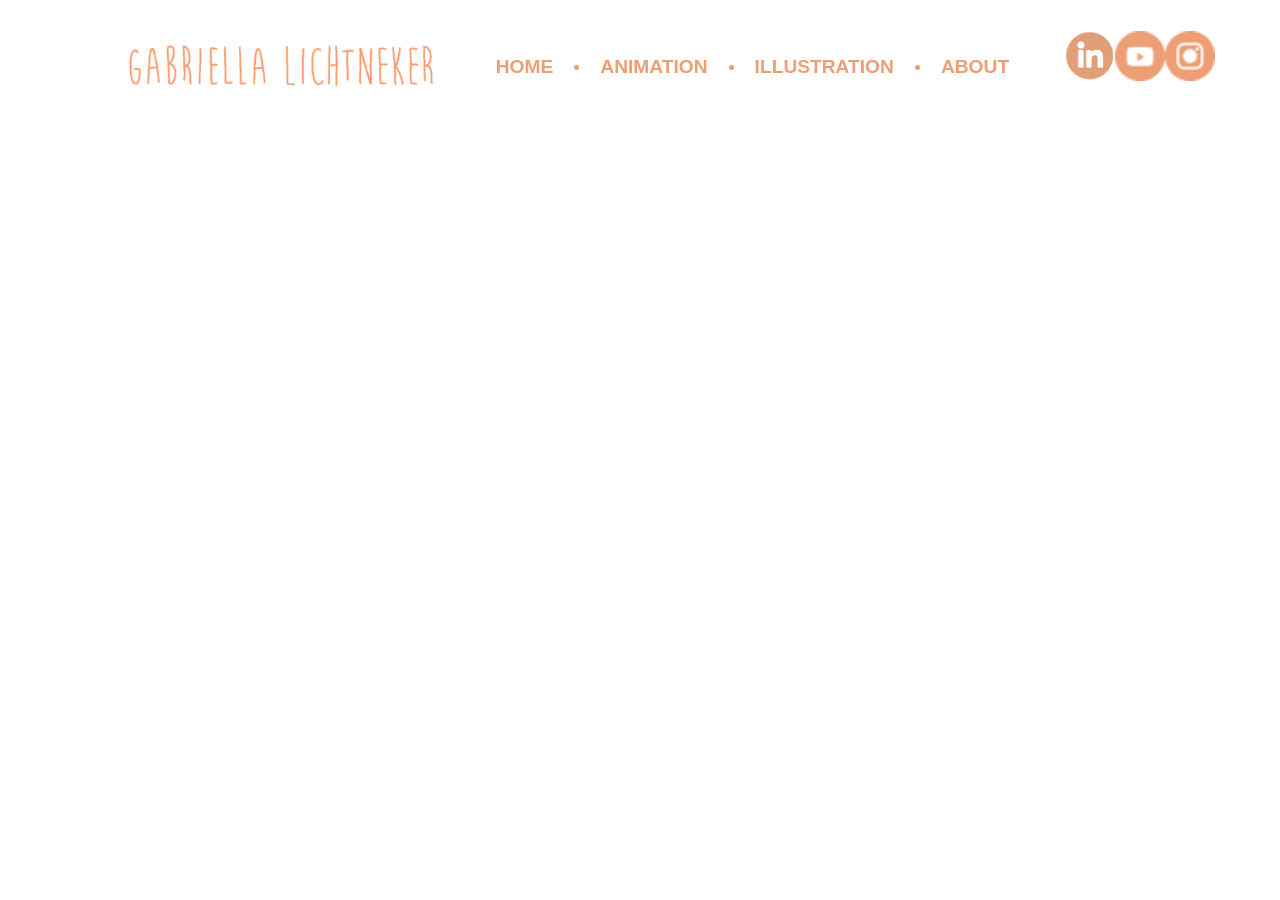
<file: Index.html>
<!DOCTYPE html>
<head>
    <link rel="stylesheet" href="Style.css">
    <link rel="preconnect" href="https://fonts.googleapis.com">
    <link rel="preconnect" href="https://fonts.gstatic.com" crossorigin>
    <link href="https://fonts.googleapis.com/css2?family=Inter:wght@100..900&display=swap" rel="stylesheet">

    <link rel="preconnect" href="https://fonts.googleapis.com">
    <link rel="preconnect" href="https://fonts.gstatic.com" crossorigin>
    <link href="https://fonts.googleapis.com/css2?family=Arvo:ital,wght@0,400;0,700;1,400;1,700&display=swap" rel="stylesheet">

    <link rel="preconnect" href="https://fonts.googleapis.com">
    <link rel="preconnect" href="https://fonts.gstatic.com" crossorigin>
    <link href="https://fonts.googleapis.com/css2?family=Montserrat:ital,wght@0,100..900;1,100..900&display=swap" rel="stylesheet">

<title>Gabriella portfolio</title>
</head>

<body>
    <div class="taskBar">
        <img class="nameSize" src="Images/NAMEbg.gif">      
        
         <!-- buttons for the different pages on the site -->
        <button class="taskbarItem" onclick="window.location.href='Index.html';" ><b>HOME</b></button>
        <img class="TaskBarDivider" src="Images/Circle.png">
        <div class="Project-Dropdown">
            <button class="taskbarItem" onclick="window.location.href='Animation.html';"><b>ANIMATION</b></button>
            <div class="Project-Dropdown-Content">
                <a href="DearlyDeparted.html">Dearly Departed</a>
                <a href="Fly.html">Fly</a>
                <a href="Sincerely.html">Sincerely</a>
                <a href="Snip.html">Snip</a>
                <a href="MementoMori.html">Memento Mori</a>
                <a href="Douse.html">Douse</a>
            </div>
        </div>
        <img class="TaskBarDivider" src="Images/Circle.png"> 
        <button class="taskbarItem" onclick="window.location.href='Illustration.html';"><b>ILLUSTRATION</b></button>
        <img class="TaskBarDivider" src="Images/Circle.png"> 
        <button class="taskbarItem" onclick="window.location.href='About.html';"><b>ABOUT</b></button>

        <!-- social links -->
        <a href="https://www.linkedin.com/in/gabriella-lichtneker-340088220/" target="_blank"><img class="taskBarSocials" src="Images/LinkedIn.png" style=" padding-left: 50px;"></a>
        <a href="https://www.youtube.com/@sadmages" target="_blank"><img class="taskBarSocials" src="Images/Youtube.png"></a>
        <a href="https://www.instagram.com/sadmages/" target="_blank"><img class="taskBarSocials" src="Images/Instagram.png" ></a>
    </div>

    <!-- showreel link -->
    <div class="ShowreelContainer"><iframe src="https://player.vimeo.com/video/570203320?badge=0&amp;autopause=0&amp;player_id=0&amp;app_id=58479" frameborder="0" allow="autoplay; fullscreen; picture-in-picture; clipboard-write" style="width:1100px;height:775px;" title="Showreel 2023-2024"></iframe></div><script src="https://player.vimeo.com/api/player.js"></script>

</body>
</file>
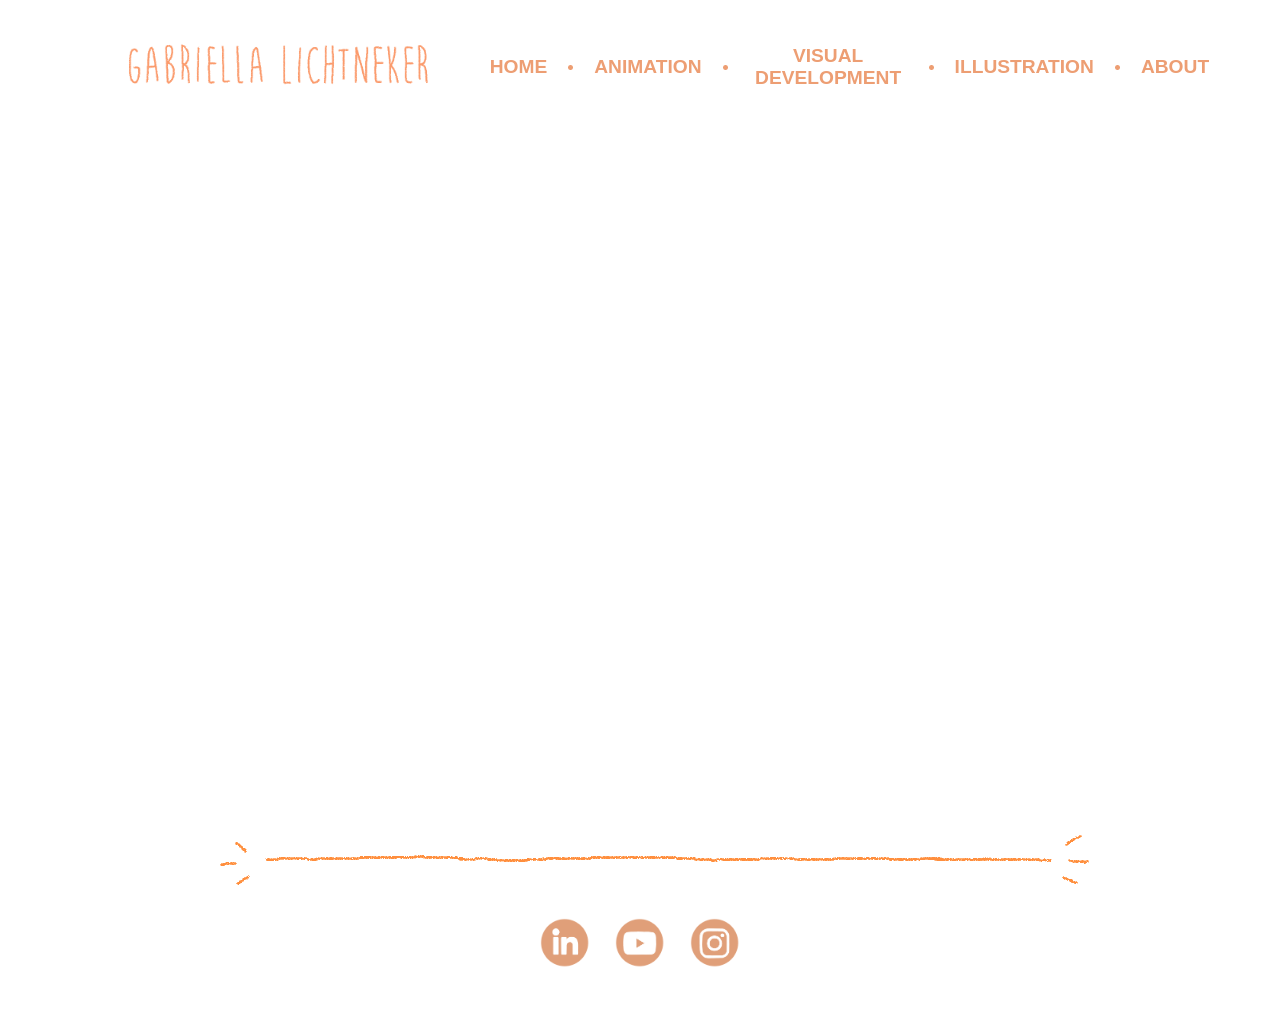
<file: index.html>
<!DOCTYPE html>
<head>
    <link rel="stylesheet" href="/Style.css">
    <link rel="preconnect" href="https://fonts.googleapis.com">
    <link rel="preconnect" href="https://fonts.gstatic.com" crossorigin>
    <link href="https://fonts.googleapis.com/css2?family=Inter:wght@100..900&display=swap" rel="stylesheet">

    <link rel="icon" href="Images/tinyme.png">

    <link rel="preconnect" href="https://fonts.googleapis.com">
    <link rel="preconnect" href="https://fonts.gstatic.com" crossorigin>
    <link href="https://fonts.googleapis.com/css2?family=Arvo:ital,wght@0,400;0,700;1,400;1,700&display=swap" rel="stylesheet">

    <link rel="preconnect" href="https://fonts.googleapis.com">
    <link rel="preconnect" href="https://fonts.gstatic.com" crossorigin>
    <link href="https://fonts.googleapis.com/css2?family=Montserrat:ital,wght@0,100..900;1,100..900&display=swap" rel="stylesheet">

<title>Gabriella Lichtneker</title>
</head>

<body>
    <div class="taskBar">

        <img class="nameSize" src="Images/NAMEbg.gif">      

         <!-- buttons for the different pages on the site -->
         <a href="https://gabriellalichtneker.com/index.html">
            <button class="taskbarItem" ><b>HOME</b></button>
        </a>
        <img class="TaskBarDivider" src="Images/Circle.png">
        <div class="Project-Dropdown">
            <button class="taskbarItem" onclick="window.location.href='Animation.html';"><b>ANIMATION</b></button>
            <div class="Project-Dropdown-Content">
                <a href="DearlyDeparted.html">Dearly Departed</a>
                <a href="Fly.html">Fly</a>
                <a href="Sincerely.html">Sincerely</a>
                <a href="Snip.html">Snip</a>
                <a href="MementoMori.html">Memento Mori</a>
                <a href="Douse.html">Douse</a>
                <a href="Misc.html">Personal Work</a>
            </div>
        </div>
        <img class="TaskBarDivider" src="Images/Circle.png"> 
        <button class="taskbarItem" onclick="window.location.href='Visual-Development.html';"><b>VISUAL DEVELOPMENT</b></button>
        <img class="TaskBarDivider" src="Images/Circle.png"> 
        <button class="taskbarItem" onclick="window.location.href='Illustration.html';"><b>ILLUSTRATION</b></button>
        <img class="TaskBarDivider" src="Images/Circle.png"> 
        <button class="taskbarItem" onclick="window.location.href='AboutPage.html';"><b>ABOUT</b></button>

    
    </div>

    <!-- showreel link -->
    <div class="ShowreelContainer"><iframe src="https://player.vimeo.com/video/570203320?badge=0&amp;autopause=0&amp;player_id=0&amp;app_id=58479" frameborder="0" allow="autoplay; fullscreen; picture-in-picture; clipboard-write" style="width:1100px;height:775px;" title="Showreel 2023-2024"></iframe></div><script src="https://player.vimeo.com/api/player.js"></script>

    <div class="socials-Divider">
        <img src="Images/wiggle_4.gif" class="divider">
    </div>

    <div class="socialsBar">
        <a href="https://www.linkedin.com/in/gabriella-lichtneker-340088220/" target="_blank"><img class="taskBarSocials" src="Images/linkedin_2.png"></a>
        <a href="https://www.youtube.com/@sadmages" target="_blank"><img class="taskBarSocials" src="Images/tubeyou.png"></a>
        <a href="https://www.instagram.com/sadmages/" target="_blank"><img class="taskBarSocials" src="Images/insta.png" ></a>
    </div>
</body>
</file>
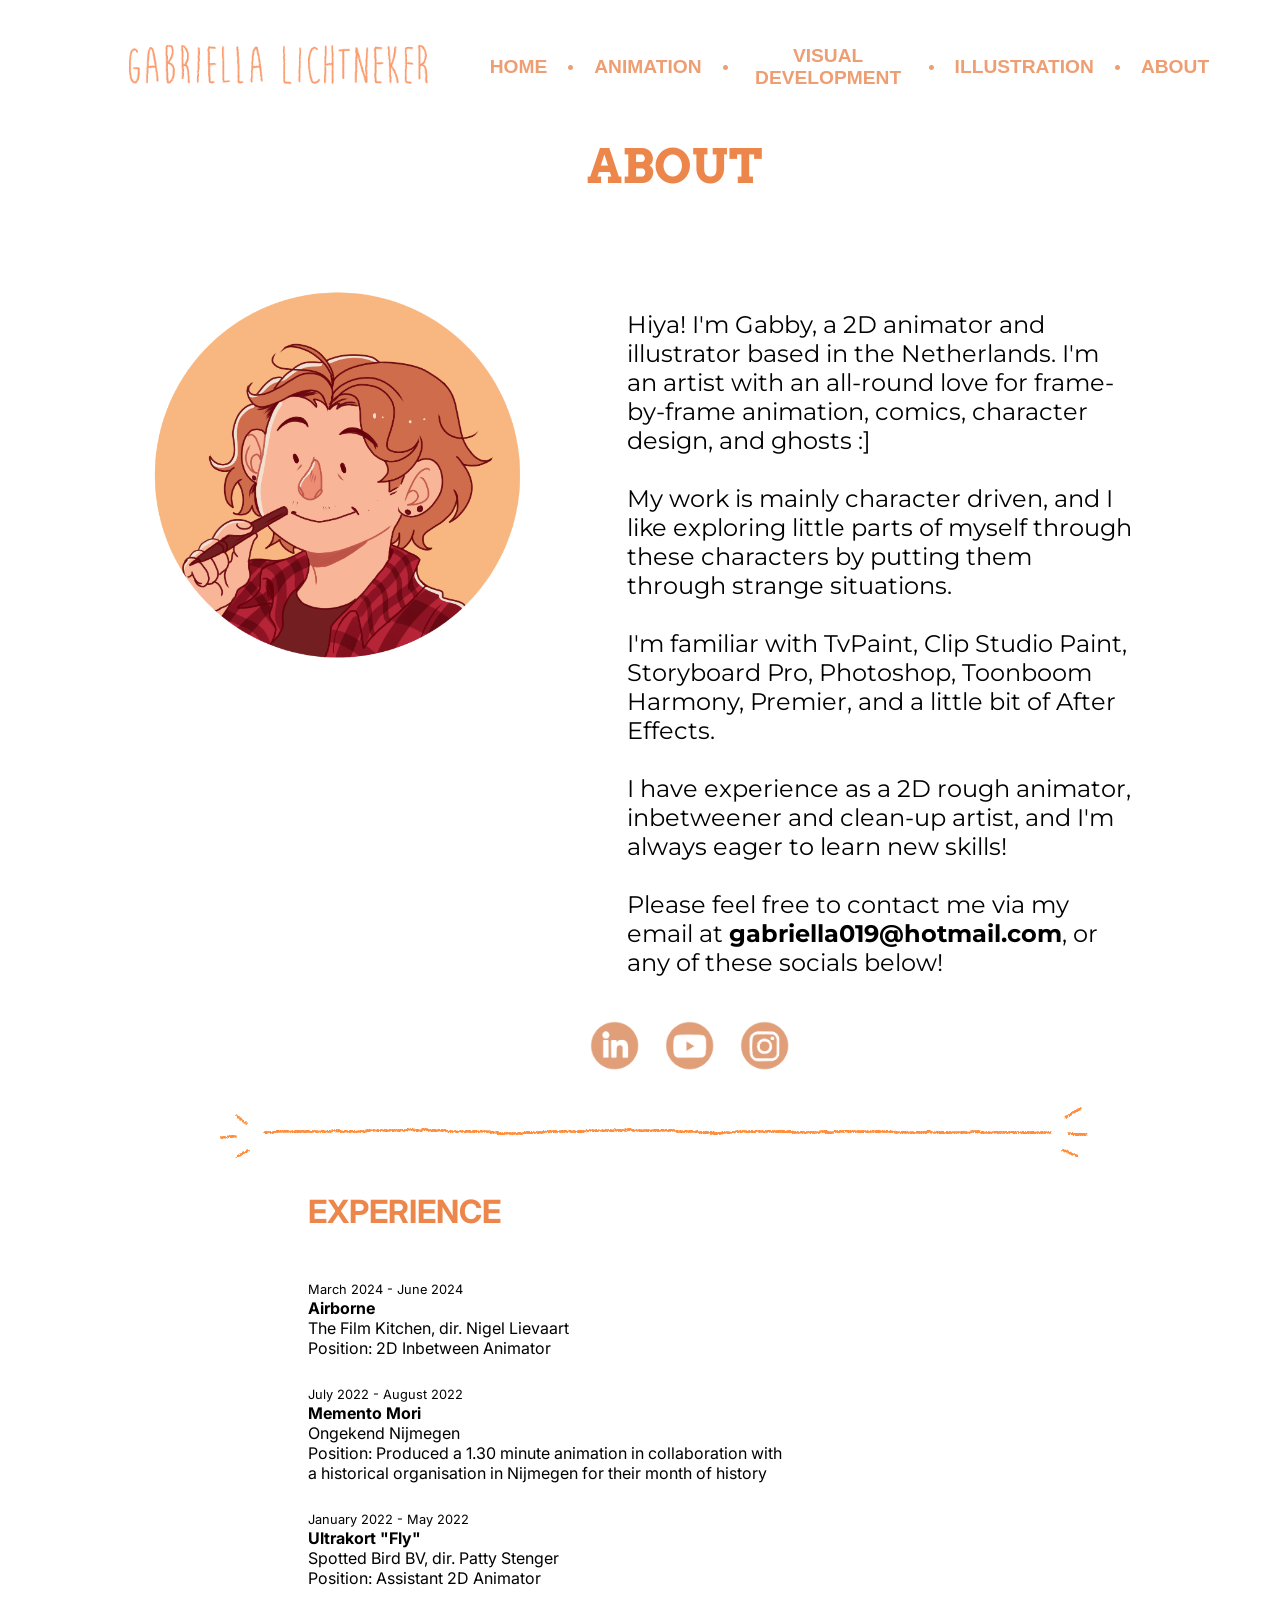
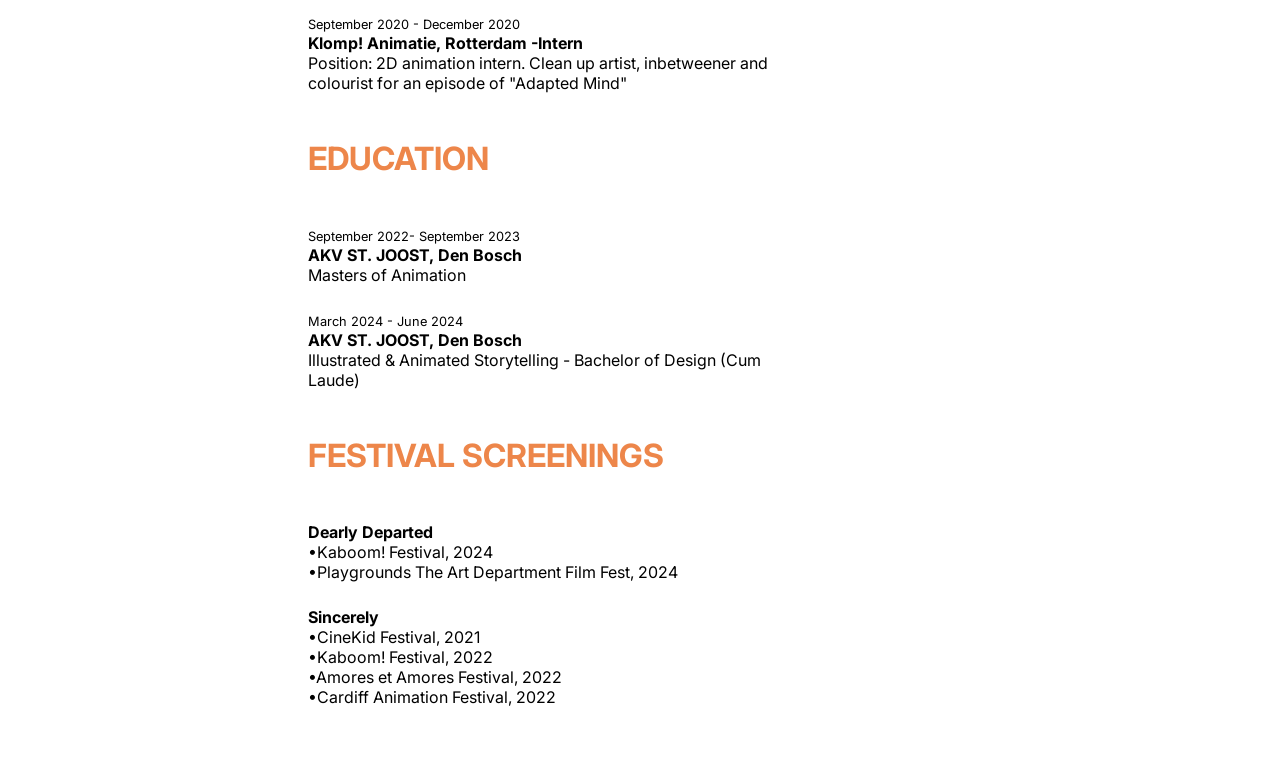
<file: AboutPage.html>
<!DOCTYPE html>
<head>
    <link rel="stylesheet" href="Style.css">
    <link rel="stylesheet" href="AboutPage-Style.css">
    <link rel="preconnect" href="https://fonts.googleapis.com">
    <link rel="preconnect" href="https://fonts.gstatic.com" crossorigin>
    <link href="https://fonts.googleapis.com/css2?family=Inter:wght@100..900&display=swap" rel="stylesheet">

    <link rel="icon" href="Images/tinyme.png">

    <link rel="preconnect" href="https://fonts.googleapis.com">
    <link rel="preconnect" href="https://fonts.gstatic.com" crossorigin>
    <link href="https://fonts.googleapis.com/css2?family=Arvo:ital,wght@0,400;0,700;1,400;1,700&display=swap" rel="stylesheet">

    <link rel="preconnect" href="https://fonts.googleapis.com">
    <link rel="preconnect" href="https://fonts.gstatic.com" crossorigin>
    <link href="https://fonts.googleapis.com/css2?family=Montserrat:ital,wght@0,100..900;1,100..900&display=swap" rel="stylesheet">
<title>Gabriella Lichtneker</title>
</head>

<body>
    <div class="taskBar">
        <img class="nameSize" src="Images/NAMEbg.gif">      
        
        <!-- buttons for the different pages on the site -->
        <a href="https://gabriellalichtneker.com/index.html">
            <button class="taskbarItem" ><b>HOME</b></button>
        </a>
        <img class="TaskBarDivider" src="Images/Circle.png">     
        <div class="Project-Dropdown">
            <button class="taskbarItem" onclick="window.location.href='Animation.html';"><b>ANIMATION</b></button>
            <div class="Project-Dropdown-Content">
                <a href="DearlyDeparted.html">Dearly Departed</a>
                <a href="Fly.html">Fly</a>
                <a href="Sincerely.html">Sincerely</a>
                <a href="Snip.html">Snip</a>
                <a href="MementoMori.html">Memento Mori</a>
                <a href="Douse.html">Douse</a>
                <a href="Misc.html">Personal Work</a>
            </div>
        </div>
        <img class="TaskBarDivider" src="Images/Circle.png"> 
        <button class="taskbarItem" onclick="window.location.href='Visual-Development.html';"><b>VISUAL DEVELOPMENT</b></button>
        <img class="TaskBarDivider" src="Images/Circle.png"> 
        <button class="taskbarItem" onclick="window.location.href='Illustration.html';"><b>ILLUSTRATION</b></button>
        <img class="TaskBarDivider" src="Images/Circle.png"> 
        <button class="taskbarItem" onclick="window.location.href='AboutPage.html';"><b>ABOUT</b></button>
    </div>

    <div style="display: flex; flex-direction: column; align-items: right; margin-left: 70px;">
        <h2>ABOUT</h2>
    </div>

    <div class="About-grid">
        <img src="Images/neeeeeeeeee.png" style="max-width: 30%; height: 30%; padding-bottom: 35px;" >
        <p>
            Hiya! I'm Gabby, a 2D animator and illustrator based in the Netherlands. I'm an artist with an all-round love for frame-by-frame animation, comics, character design, and ghosts :]
            <br></br>
            My work is mainly character driven, and I like exploring little parts of myself through these characters by putting them through strange situations.
            <br></br>
            I'm familiar with TvPaint, Clip Studio Paint, Storyboard Pro, Photoshop, Toonboom Harmony, Premier, and a little bit of After Effects.
            <br></br>
            I have experience as a 2D rough animator, inbetweener and clean-up artist, and I'm always eager to learn new skills!
            <br></br>
            Please feel free to contact me via my email at <b>gabriella019@hotmail.com</b>,
            or any of these socials below!
        </p>
    </div>

    <div class="socialsBar" style="padding-left: 50px;">
        <a href="https://www.linkedin.com/in/gabriella-lichtneker-340088220/" target="_blank"><img class="taskBarSocials" src="Images/linkedin_2.png" style=" padding-left: 50px;"></a>
        <a href="https://www.youtube.com/@sadmages" target="_blank"><img class="taskBarSocials" src="Images/tubeyou.png"></a>
        <a href="https://www.instagram.com/sadmages/" target="_blank"><img class="taskBarSocials" src="Images/insta.png" ></a>
    </div>

    <div class="socials-Divider">
        <img src="Images/wiggle_4.gif" class="divider">
    </div>

    <div class="Experience-Grid">
        <h1 style="font-size: 2rem;">EXPERIENCE</h1>

        <div class="Grid-Item">
            <p2>
                March 2024 - June 2024<br>
            </p2>

            <p3>
                <b>Airborne</b><br>
                The Film Kitchen, dir. Nigel Lievaart<br>
                Position: 2D Inbetween Animator<br>
            </p3>
        </div>

        <div class="Grid-Item">
            <p2>
                July 2022 - August 2022<br>
           </p2>

           <p3>
               <b>Memento Mori</b><br>
               Ongekend Nijmegen<br>
               Position: Produced a 1.30 minute animation in collaboration with a historical organisation in Nijmegen for their month of history <br>
           </p3>
        </div>

        <div class="Grid-Item">
            <p2>
                January 2022 - May 2022<br>
           </p2>

           <p3>
               <b>Ultrakort "Fly"</b><br>
               Spotted Bird BV, dir. Patty Stenger<br>
               Position: Assistant 2D Animator<br>
           </p3>
        </div>

        <div class="Grid-Item">
            <p2>
                September 2020 - December 2020<br>
           </p2>

           <p3>
               <b>Klomp! Animatie, Rotterdam -Intern</b><br>
               Position: 2D animation intern. Clean up artist, inbetweener and colourist for an episode of "Adapted Mind"<br>
           </p3>
        </div>

        <h1 style="font-size: 2rem;">EDUCATION</h1>
        <div class="Grid-Item">
            <p2>
                September 2022- September 2023<br>
            </p2>

            <p3>
                <b>AKV ST. JOOST, Den Bosch</b><br>
                Masters of Animation<br>
            </p3>
        </div>

        <div class="Grid-Item">
            <p2>
                March 2024 - June 2024<br>
            </p2>

            <p3>
                <b>AKV ST. JOOST, Den Bosch</b><br>
                Illustrated & Animated Storytelling - Bachelor of Design (Cum Laude)
            </p3>
        </div>

        <h1 style="font-size: 2rem;">FESTIVAL SCREENINGS</h1>

        <div class="Grid-Item">
            <p3>
                <b>Dearly Departed</b><br>
                •Kaboom! Festival, 2024<br>
                •Playgrounds The Art Department 
                Film Fest, 2024 <br>
            </p3>
        </div>

        <div class="Grid-Item">
            <p3>
                <b>Sincerely</b><br>
                •CineKid Festival, 2021<br>
                •Kaboom! Festival, 2022<br>
                •Amores et Amores Festival, 2022<br>
                •Cardiff Animation Festival, 2022<br>
            </p3>
        </div>    
    </div>
</body>
</file>
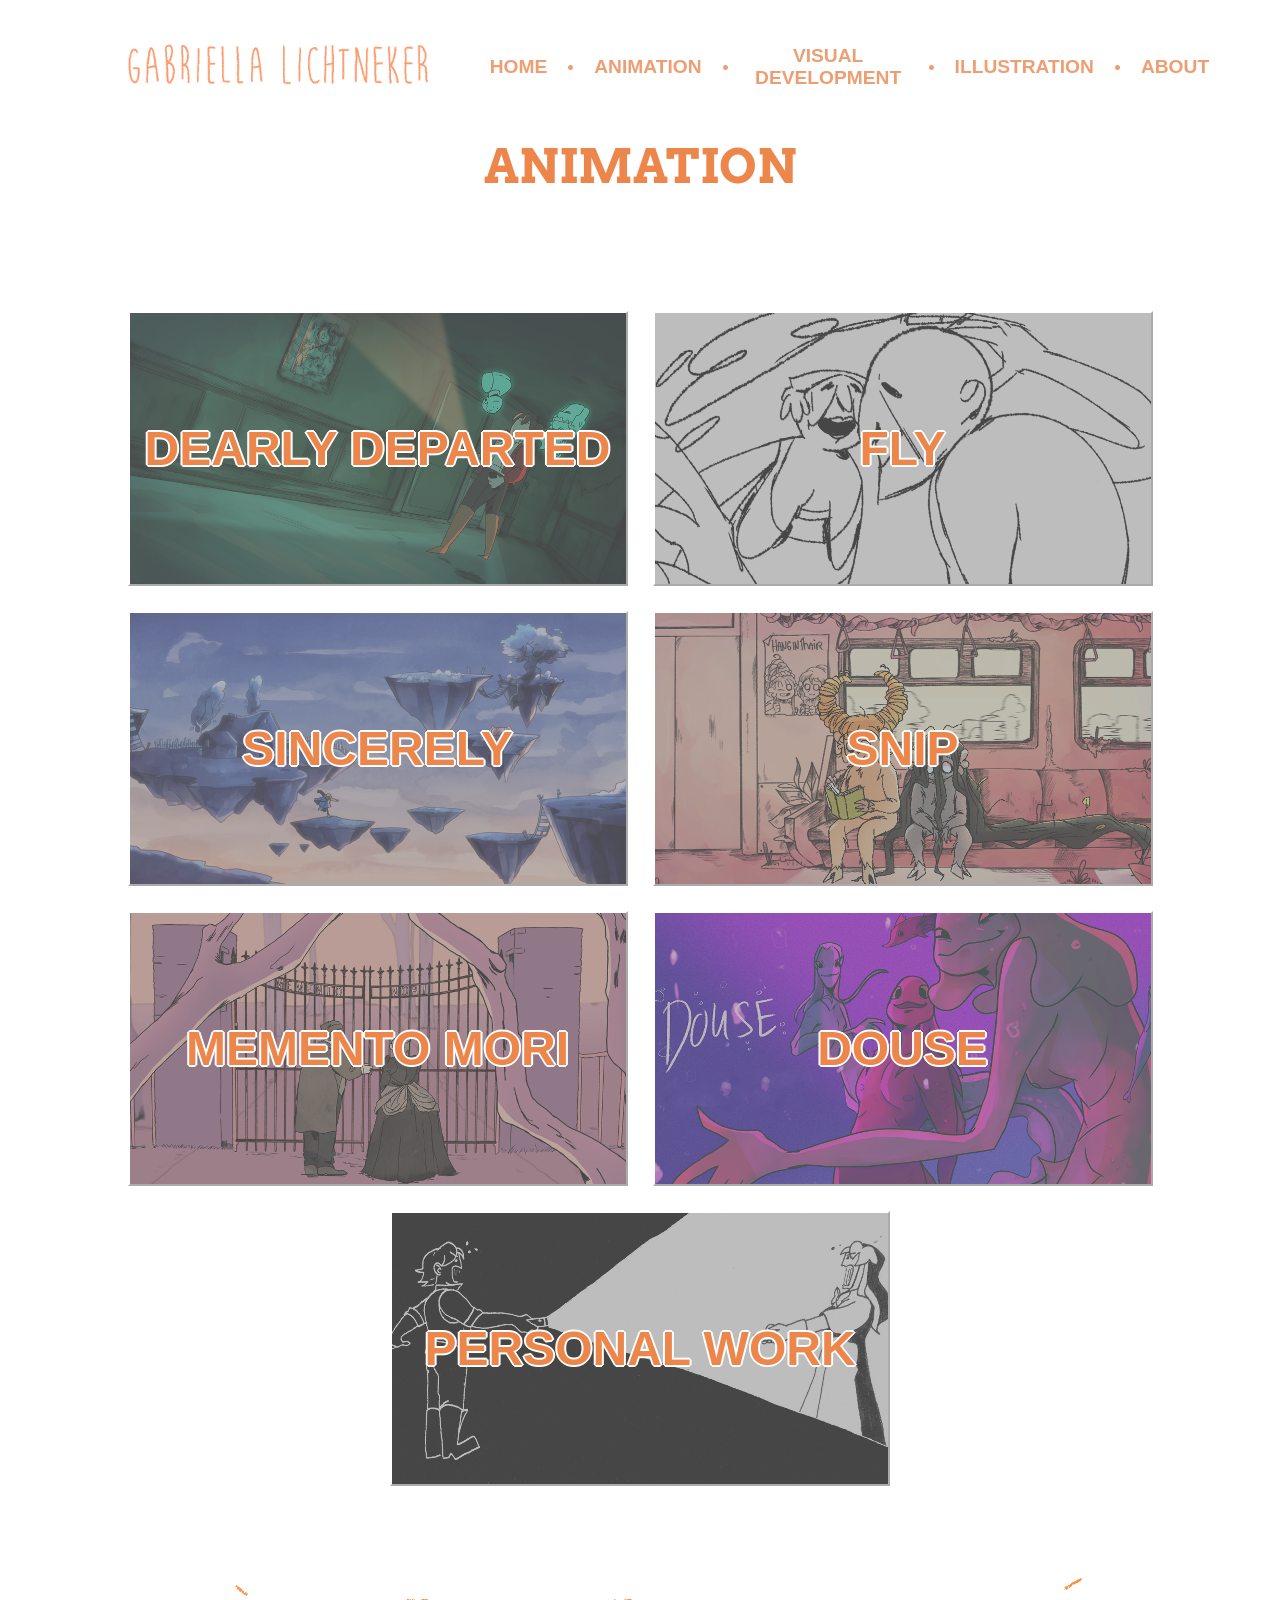
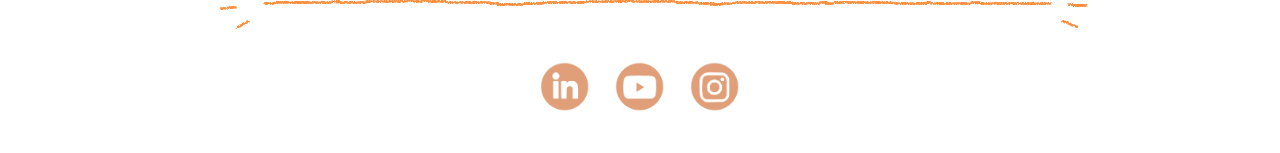
<file: Animation.html>
<!DOCTYPE html>
<head>
    <meta name="viewport" content="width=device-width, initial-scale=1.0"> 
    
    <link rel="stylesheet" href="Style.css">
    <link rel="preconnect" href="https://fonts.googleapis.com">
    <link rel="preconnect" href="https://fonts.gstatic.com" crossorigin>
    <link href="https://fonts.googleapis.com/css2?family=Inter:wght@100..900&display=swap" rel="stylesheet">

    <link rel="icon" href="Images/tinyme.png">

    <link rel="preconnect" href="https://fonts.googleapis.com">
    <link rel="preconnect" href="https://fonts.gstatic.com" crossorigin>
    <link href="https://fonts.googleapis.com/css2?family=Arvo:ital,wght@0,400;0,700;1,400;1,700&display=swap" rel="stylesheet">

    <link rel="preconnect" href="https://fonts.googleapis.com">
    <link rel="preconnect" href="https://fonts.gstatic.com" crossorigin>
    <link href="https://fonts.googleapis.com/css2?family=Montserrat:ital,wght@0,100..900;1,100..900&display=swap" rel="stylesheet">
    
<title>Gabriella Lichtneker</title>
</head>

<body>
    <div class="taskBar">
        <img class="nameSize" src="Images/NAMEbg.gif">      

         <!-- buttons for the different pages on the site -->
         <a href="https://gabriellalichtneker.com/index.html">
            <button class="taskbarItem" ><b>HOME</b></button>
        </a>
        <img class="TaskBarDivider" src="Images/Circle.png">
        <div class="Project-Dropdown">
            <button class="taskbarItem" onclick="window.location.href='Animation.html';"><b>ANIMATION</b></button>
            <div class="Project-Dropdown-Content">
                <a href="DearlyDeparted.html">Dearly Departed</a>
                <a href="Fly.html">Fly</a>
                <a href="Sincerely.html">Sincerely</a>
                <a href="Snip.html">Snip</a>
                <a href="MementoMori.html">Memento Mori</a>
                <a href="Douse.html">Douse</a>
                <a href="Misc.html">Personal Work</a>
            </div>
        </div>
        <img class="TaskBarDivider" src="Images/Circle.png"> 
        <button class="taskbarItem" onclick="window.location.href='Visual-Development.html';"><b>VISUAL DEVELOPMENT</b></button>
        <img class="TaskBarDivider" src="Images/Circle.png"> 
        <button class="taskbarItem" onclick="window.location.href='Illustration.html';"><b>ILLUSTRATION</b></button>
        <img class="TaskBarDivider" src="Images/Circle.png"> 
        <button class="taskbarItem" onclick="window.location.href='AboutPage.html';"><b>ABOUT</b></button>
    </div>

    <div style="display: flex; flex-direction: column; align-items: center; margin-bottom: 50px;">
        <h2>ANIMATION</h2>
    </div>

    <div class="AnimationsContainer">
        <div class="AnimationItem">
            <button class="AnimationItem" style="position: absolute; z-index: 3;" onclick="window.location.href='DearlyDeparted.html'"><h1>DEARLY DEPARTED</h1></button>
            <img class="AnimationItem" src="Images/Animations/ddtumb.png">
        </div>

        <div class="AnimationItem">
            <button class="AnimationItem" style="position: absolute; z-index: 3;" onclick="window.location.href='Fly.html'"><h1>FLY</h1></button>
            <img class="AnimationItem" src="Images/Animations/03.png">
        </div>

        <div class="AnimationItem">
            <button class="AnimationItem" style="position: absolute; z-index: 3;"  onclick="window.location.href='Sincerely.html'"><h1>SINCERELY</h1></button>
            <img class="AnimationItem" src="Images/Animations/sincerelythumb.png">
        </div>

        <div class="AnimationItem">
            <button class="AnimationItem" style="position: absolute; z-index: 3;" onclick="window.location.href='Snip.html'"><h1>SNIP</h1></button>
            <img class="AnimationItem" src="Images/Animations/snp.png">
        </div>

        <div class="AnimationItem">
            <button class="AnimationItem" style="position: absolute; z-index: 3;"onclick="window.location.href='MementoMori.html'"><h1>MEMENTO MORI</h1></button>
            <img class="AnimationItem" src="Images/Animations/memthumb.png">
        </div>

        <div class="AnimationItem">
            <button class="AnimationItem" style="position: absolute; z-index: 3;" onclick="window.location.href='Douse.html'"><h1>DOUSE</h1></button>
            <img class="AnimationItem" src="Images/Animations/dosue.png">
        </div>

        <div class="AnimationItem" style="margin-bottom: 5rem;">
            <button class="AnimationItem" style="position: absolute; z-index: 3;" onclick="window.location.href='Misc.html'" ><h1>PERSONAL WORK</h1></button>
            <img class="AnimationItem" src="Images/Animations/masters_thumb.png">
        </div>
    </div>


    <div class="socials-Divider">
        <img src="Images/wiggle_4.gif" class="divider">
    </div>

    <div class="socialsBar">
        <a href="https://www.linkedin.com/in/gabriella-lichtneker-340088220/" target="_blank"><img class="taskBarSocials" src="Images/linkedin_2.png"></a>
        <a href="https://www.youtube.com/@sadmages" target="_blank"><img class="taskBarSocials" src="Images/tubeyou.png"></a>
        <a href="https://www.instagram.com/sadmages/" target="_blank"><img class="taskBarSocials" src="Images/insta.png" ></a>
    </div>
</body>
</file>
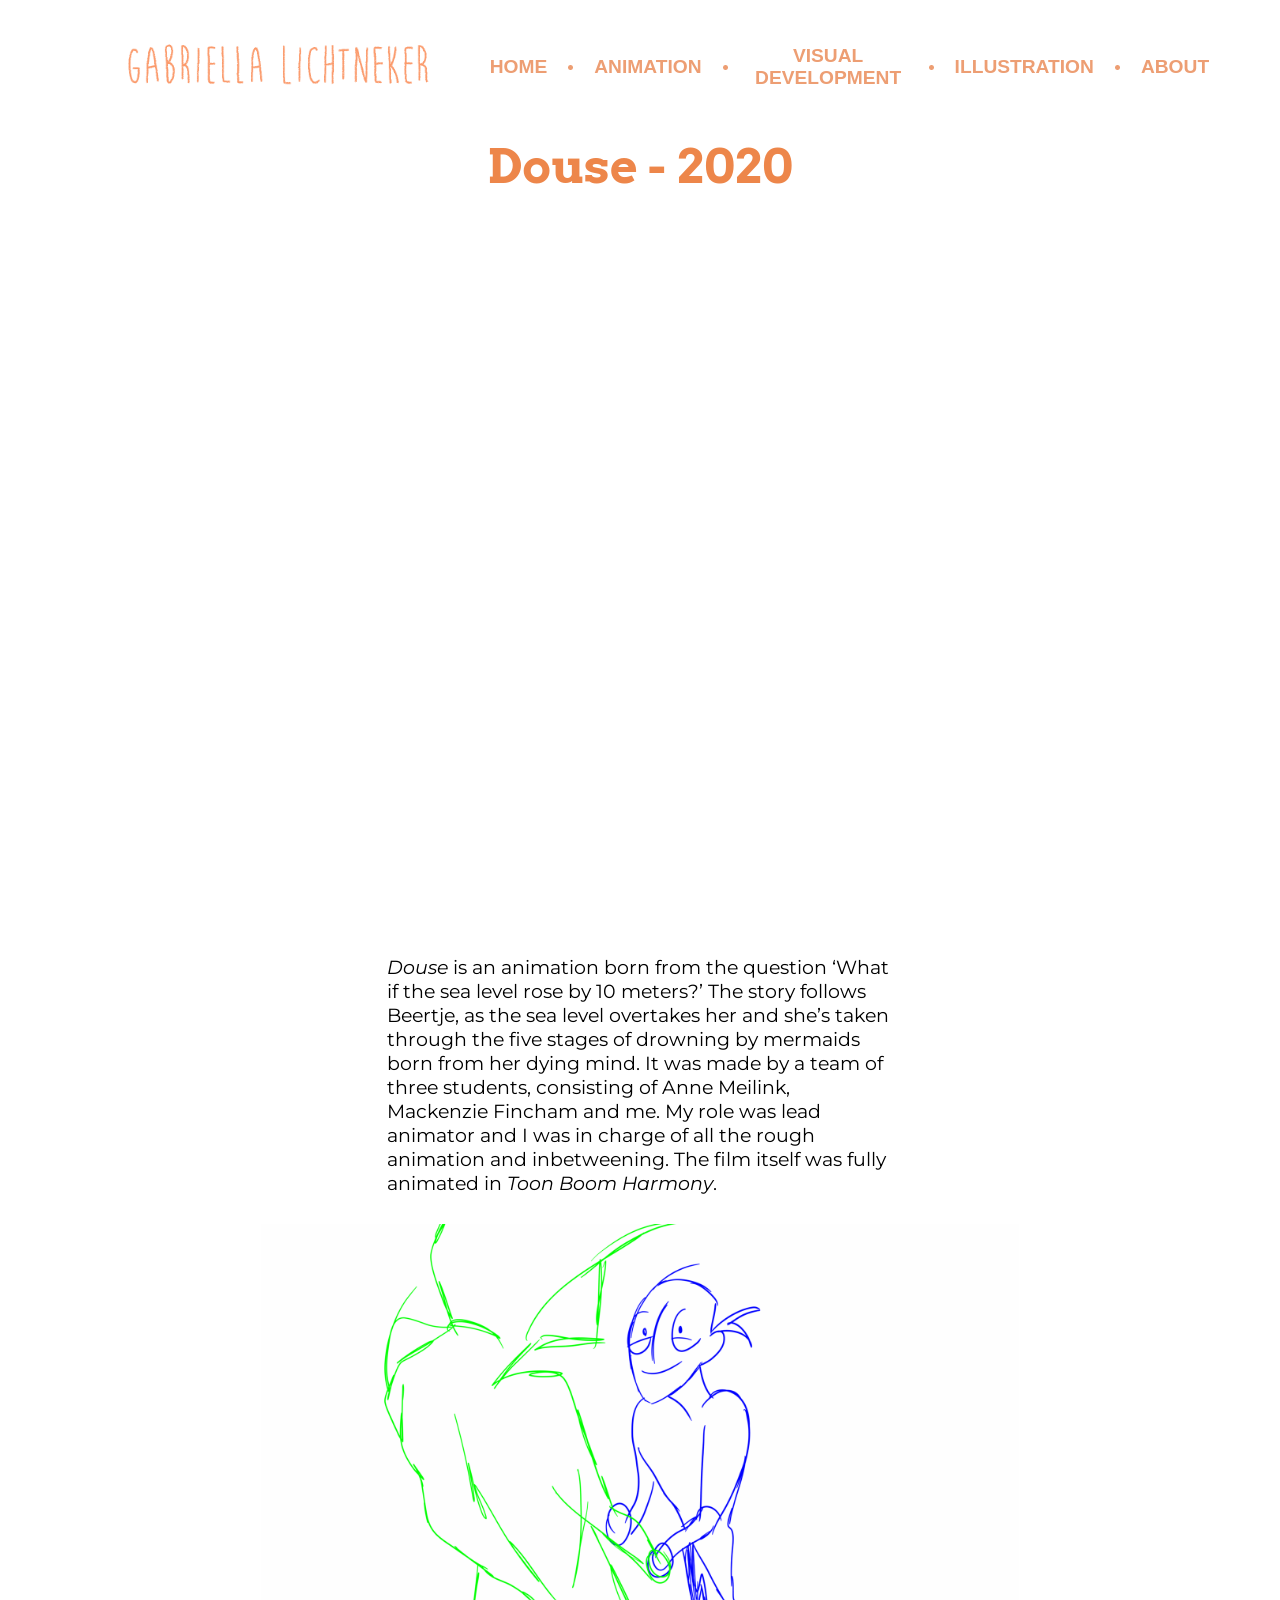
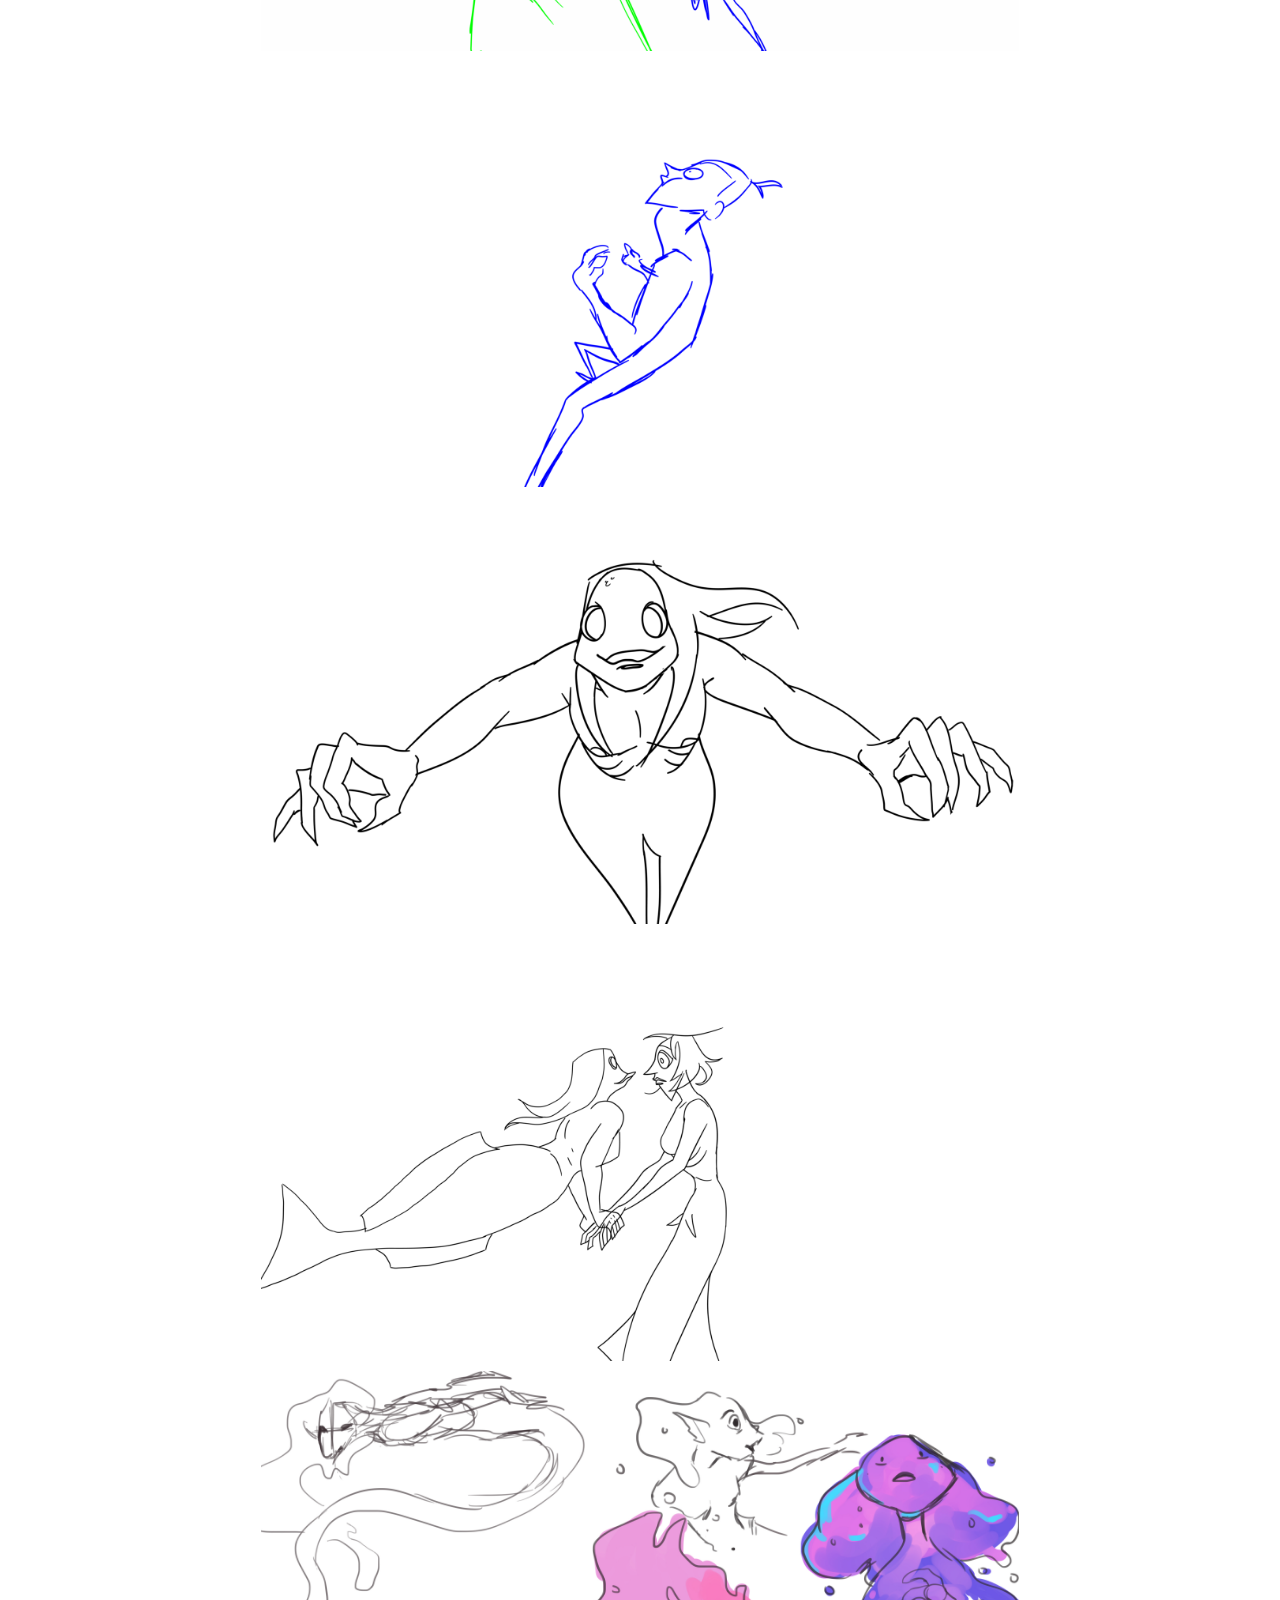
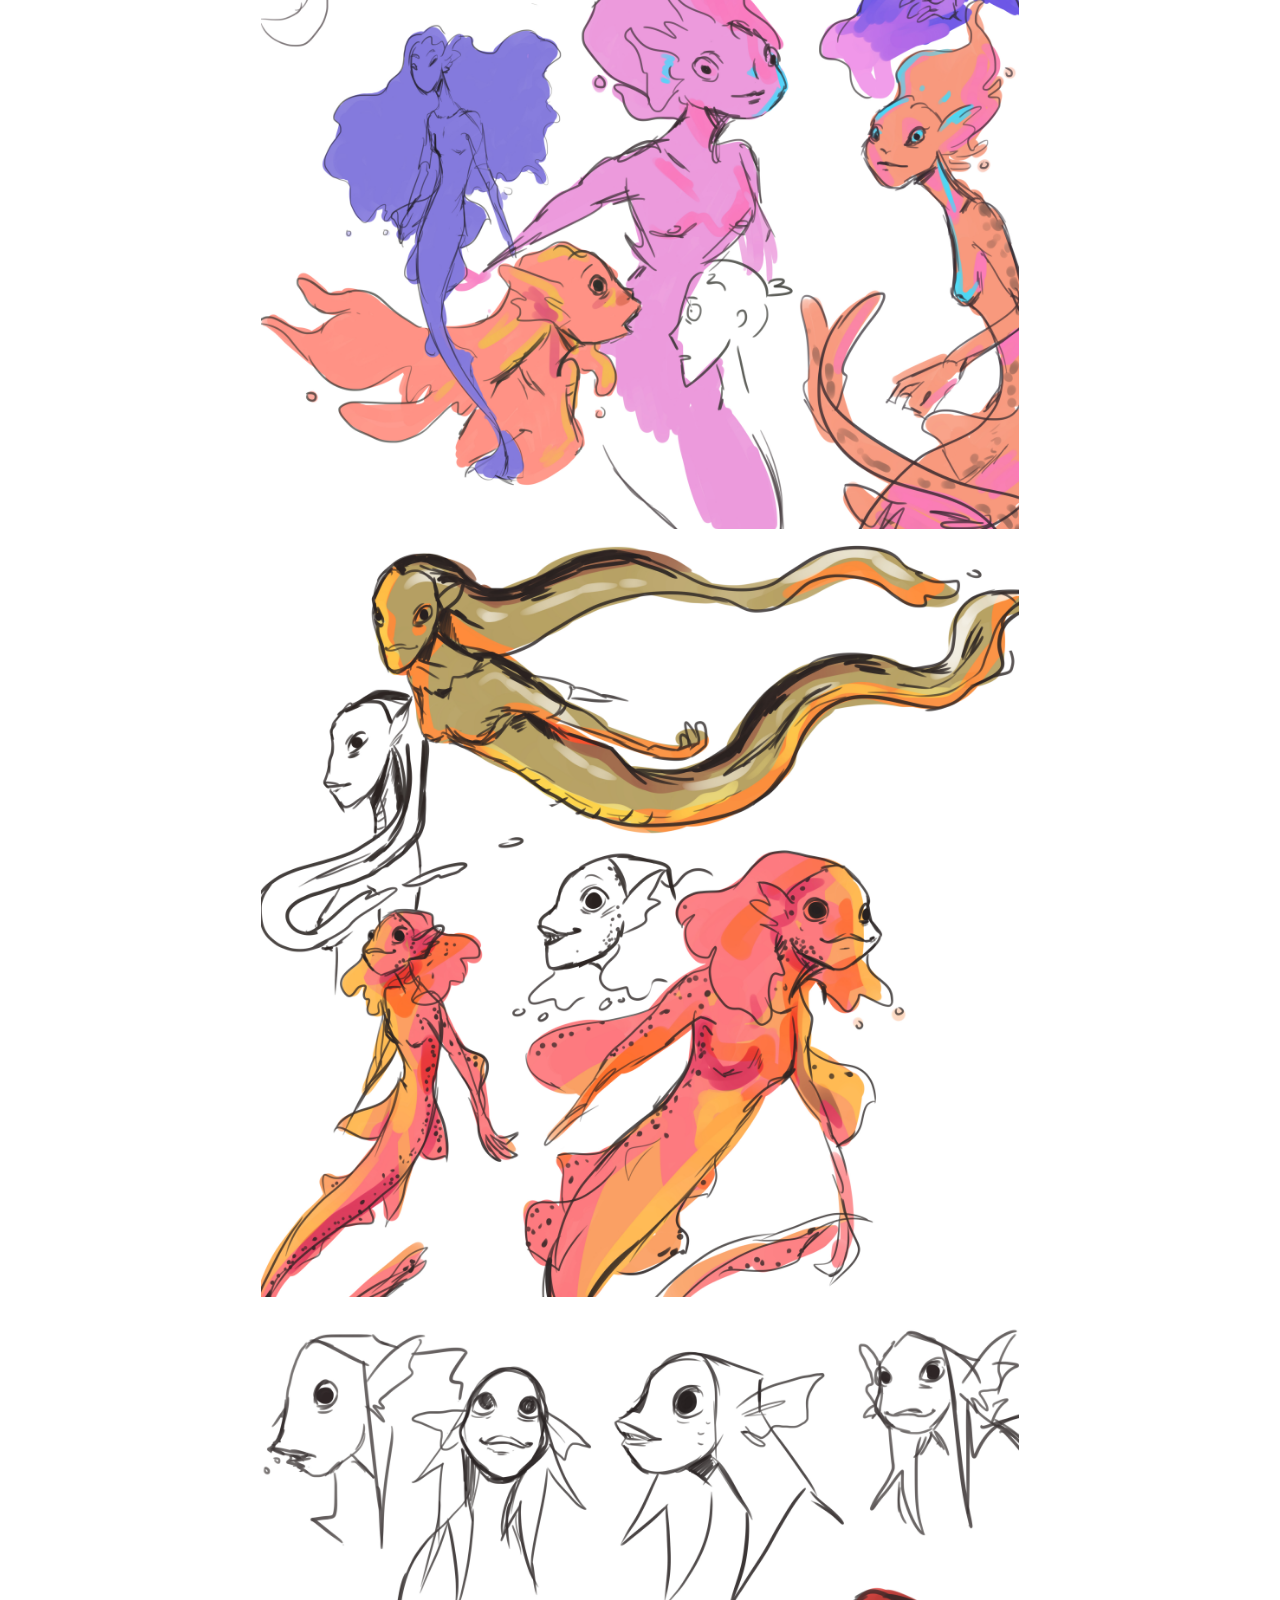
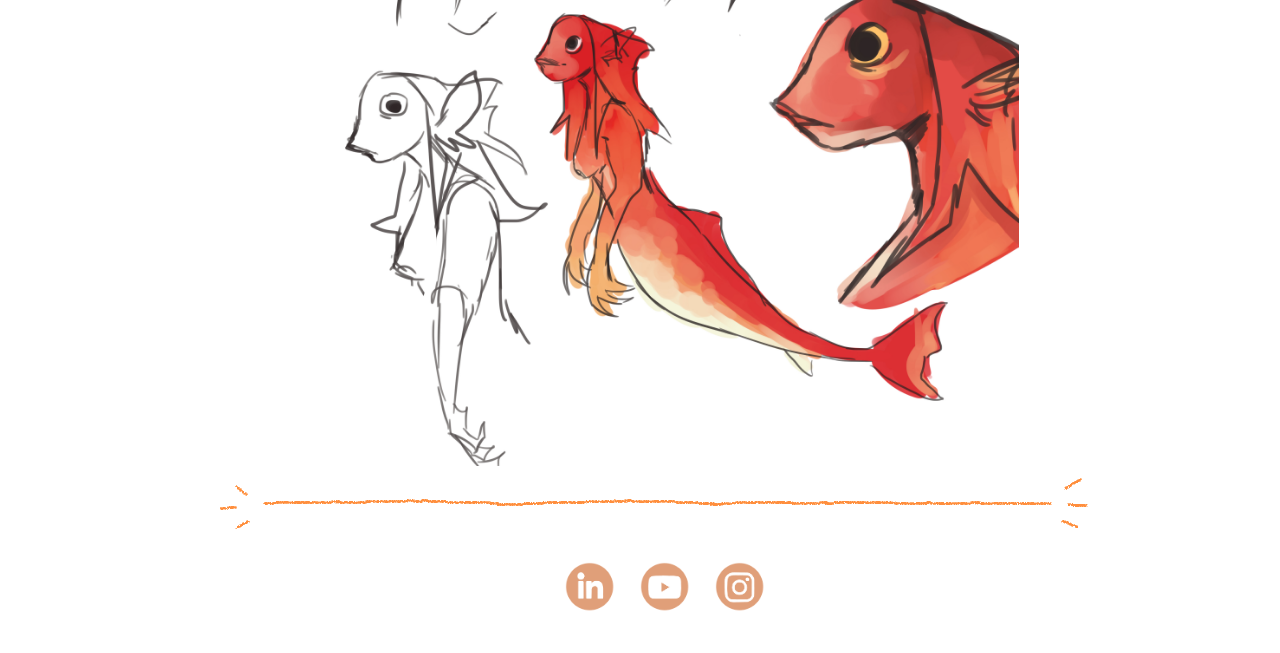
<file: Douse.html>
<!DOCTYPE html>
<head>
    <link rel="stylesheet" href="Style.css">
    <link rel="stylesheet" href="Animation-Style.css">

    <link rel="icon" href="Images/tinyme.png">

    <link rel="preconnect" href="https://fonts.googleapis.com">
    <link rel="preconnect" href="https://fonts.gstatic.com" crossorigin>
    <link href="https://fonts.googleapis.com/css2?family=Inter:wght@100..900&display=swap" rel="stylesheet">

    <link rel="preconnect" href="https://fonts.googleapis.com">
    <link rel="preconnect" href="https://fonts.gstatic.com" crossorigin>
    <link href="https://fonts.googleapis.com/css2?family=Arvo:ital,wght@0,400;0,700;1,400;1,700&display=swap" rel="stylesheet">

    <link rel="preconnect" href="https://fonts.googleapis.com">
    <link rel="preconnect" href="https://fonts.gstatic.com" crossorigin>
    <link href="https://fonts.googleapis.com/css2?family=Montserrat:ital,wght@0,100..900;1,100..900&display=swap" rel="stylesheet">
<title>Gabriella Lichtneker</title>

<div class="taskBar">
    <img class="nameSize" src="Images/NAMEbg.gif">      
    
     <!-- buttons for the different pages on the site -->
     <a href="https://gabriellalichtneker.com/index.html">
        <button class="taskbarItem" ><b>HOME</b></button>
    </a>
    <img class="TaskBarDivider" src="Images/Circle.png">     
    <div class="Project-Dropdown">
        <button class="taskbarItem" onclick="window.location.href='Animation.html';"><b>ANIMATION</b></button>
        <div class="Project-Dropdown-Content">
            <a href="DearlyDeparted.html">Dearly Departed</a>
            <a href="Fly.html">Fly</a>
            <a href="Sincerely.html">Sincerely</a>
            <a href="Snip.html">Snip</a>
            <a href="MementoMori.html">Memento Mori</a>
            <a href="Douse.html">Douse</a>
            <a href="Misc.html">Personal Work</a>
        </div>
    </div>
    <img class="TaskBarDivider" src="Images/Circle.png"> 
    <button class="taskbarItem" onclick="window.location.href='Visual-Development.html';"><b>VISUAL DEVELOPMENT</b></button>
    <img class="TaskBarDivider" src="Images/Circle.png"> 
    <button class="taskbarItem" onclick="window.location.href='Illustration.html';"><b>ILLUSTRATION</b></button>
    <img class="TaskBarDivider" src="Images/Circle.png"> 
    <button class="taskbarItem" onclick="window.location.href='AboutPage.html';"><b>ABOUT</b></button>
</div>

<div class="Animation-Grid">
    <h2>Douse - 2020</h2>
</div>

<div class="Animation-Grid">
    <iframe title="vimeo-player" src="https://player.vimeo.com/video/574933004?h=b2da6b4c1b" width="1200px" height="700px" frameborder="0" allowfullscreen></iframe>
</div>

<div class="Animation-Grid">
    <p>
        <i>Douse</i> is an animation born from the question ‘What if the sea level rose by 10 meters?’ 
        The story follows Beertje, as the sea level overtakes her and she’s taken through the five stages of drowning by mermaids born from her dying mind. 
        It was made by a team of three students, consisting of Anne Meilink, Mackenzie Fincham and me. 
        My role was lead animator and I was in charge of all the rough animation and inbetweening. The film itself was fully animated in <i>Toon Boom Harmony</i>. 
    </p>

    <img class="Grid-Item" src="Images/Douse/scene 14and15.gif">
    <img class="Grid-Item" src="Images/Douse/scene7.gif">
    <img class="Grid-Item" src="Images/Douse/9 with bubbles.gif">
    <img class="Grid-Item" src="Images/Douse/scene21.gif">
    <img class="Grid-Item" src="Images/Douse/mermaids2.jpg">
    <img class="Grid-Item" src="Images/Douse/mermaids.jpg">
    <img class="Grid-Item" src="Images/Douse/the_body_is_wel_okay.jpg">
</div>

<div class="socials-Divider">
    <img src="Images/wiggle_4.gif" class="divider">
</div>

<div class="socialsBar">
    <a href="https://www.linkedin.com/in/gabriella-lichtneker-340088220/" target="_blank"><img class="taskBarSocials" src="Images/linkedin_2.png" style=" padding-left: 50px;"></a>
    <a href="https://www.youtube.com/@sadmages" target="_blank"><img class="taskBarSocials" src="Images/tubeyou.png"></a>
    <a href="https://www.instagram.com/sadmages/" target="_blank"><img class="taskBarSocials" src="Images/insta.png" ></a>
</div>
</file>
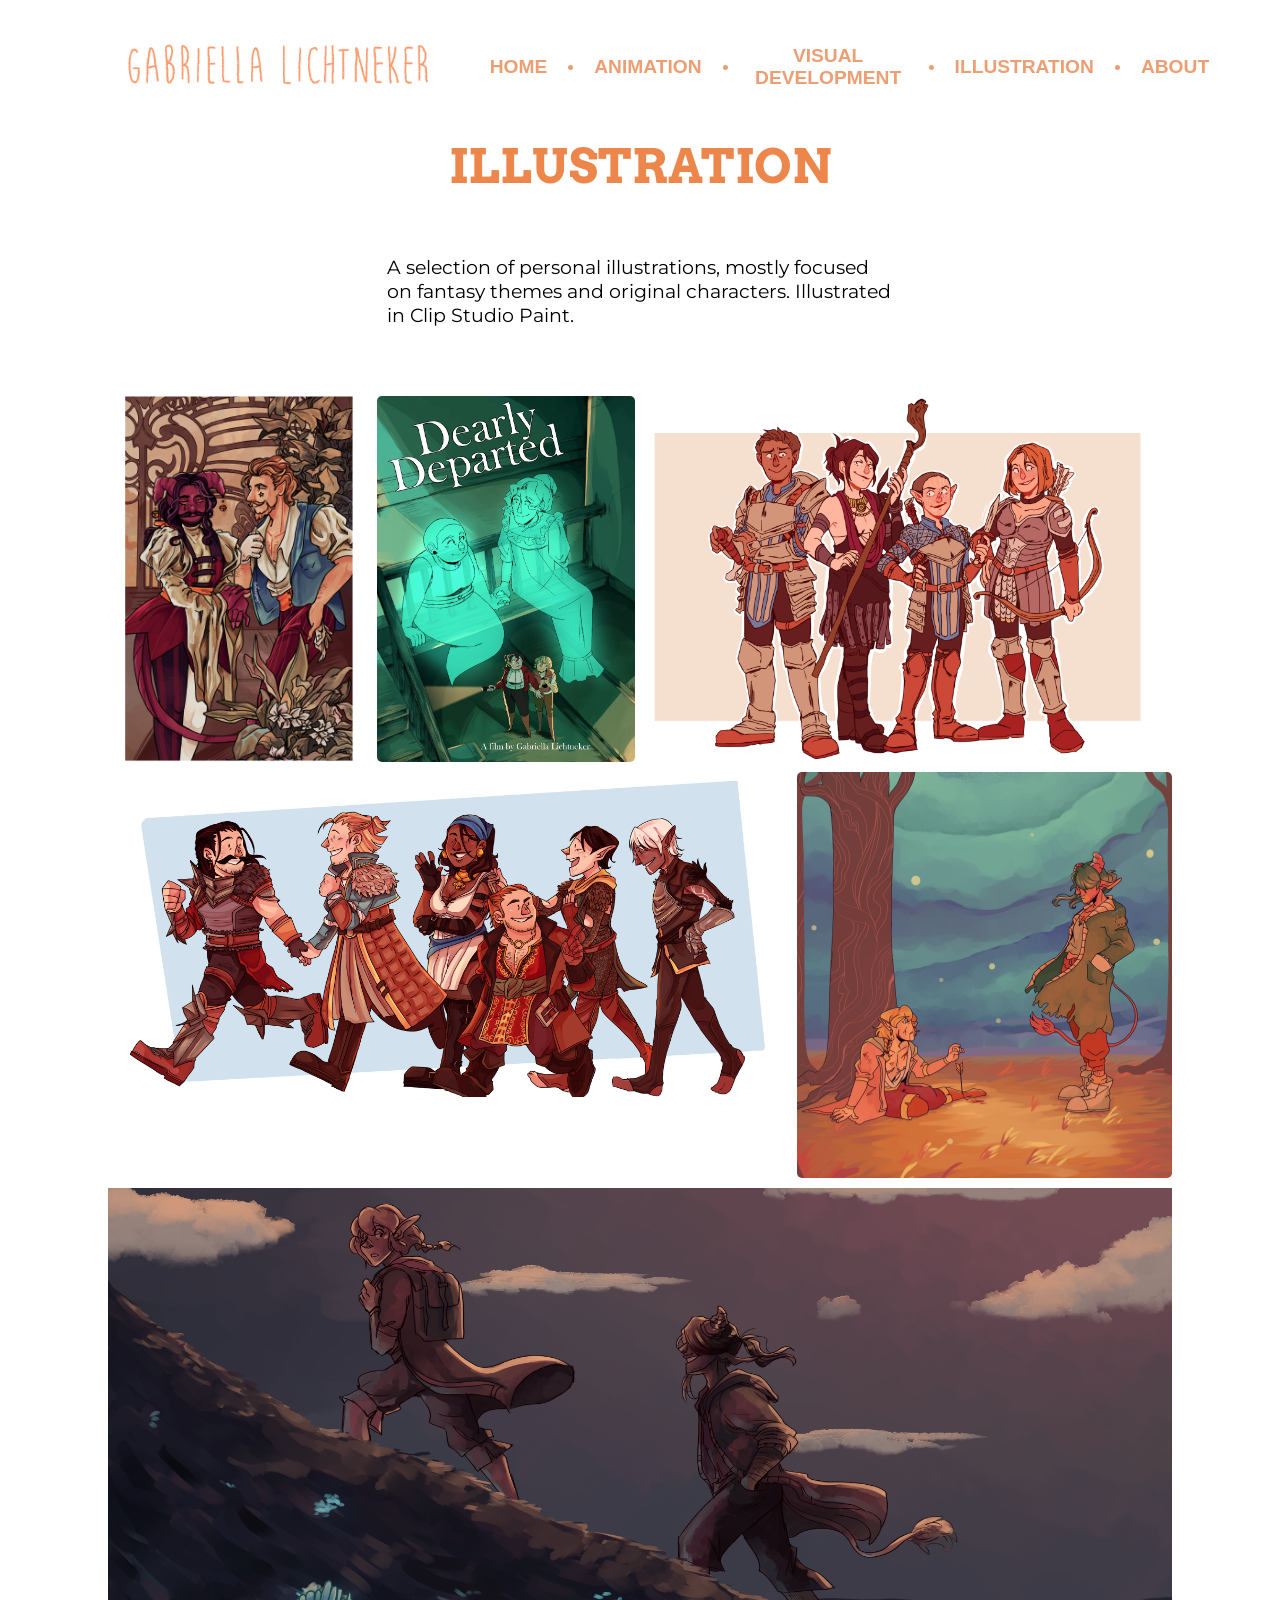
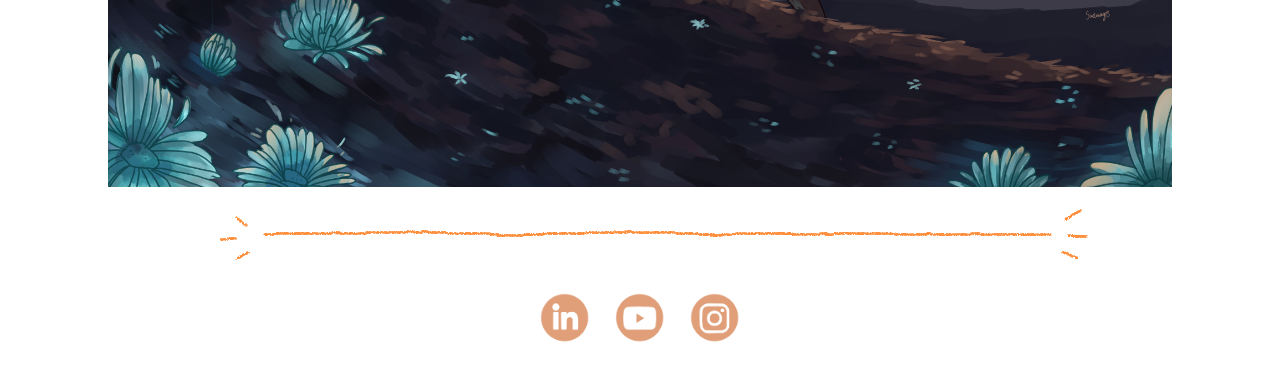
<file: Illustration.html>
<!DOCTYPE html>
<head>
    <link rel="stylesheet" href="Style.css">
    <link rel="preconnect" href="https://fonts.googleapis.com">
    <link rel="preconnect" href="https://fonts.gstatic.com" crossorigin>
    <link href="https://fonts.googleapis.com/css2?family=Inter:wght@100..900&display=swap" rel="stylesheet">

    <link rel="icon" href="Images/tinyme.png">

    <link rel="preconnect" href="https://fonts.googleapis.com">
    <link rel="preconnect" href="https://fonts.gstatic.com" crossorigin>
    <link href="https://fonts.googleapis.com/css2?family=Arvo:ital,wght@0,400;0,700;1,400;1,700&display=swap" rel="stylesheet">

    <link rel="preconnect" href="https://fonts.googleapis.com">
    <link rel="preconnect" href="https://fonts.gstatic.com" crossorigin>
    <link href="https://fonts.googleapis.com/css2?family=Montserrat:ital,wght@0,100..900;1,100..900&display=swap" rel="stylesheet">
<title>Gabriella Lichtneker</title>
</head>

<body>
    <div class="taskBar">
        <img class="nameSize" src="Images/NAMEbg.gif">      
        
         <!-- buttons for the different pages on the site -->
         <a href="https://gabriellalichtneker.com/index.html">
            <button class="taskbarItem" ><b>HOME</b></button>
        </a>
        <img class="TaskBarDivider" src="Images/Circle.png">     
        <div class="Project-Dropdown">
            <button class="taskbarItem" onclick="window.location.href='Animation.html';"><b>ANIMATION</b></button>
            <div class="Project-Dropdown-Content">
                <a href="DearlyDeparted.html">Dearly Departed</a>
                <a href="Fly.html">Fly</a>
                <a href="Sincerely.html">Sincerely</a>
                <a href="Snip.html">Snip</a>
                <a href="MementoMori.html">Memento Mori</a>
                <a href="Douse.html">Douse</a>
                <a href="Misc.html">Personal Work</a>
            </div>
        </div>
        <img class="TaskBarDivider" src="Images/Circle.png"> 
        <button class="taskbarItem" onclick="window.location.href='Visual-Development.html';"><b>VISUAL DEVELOPMENT</b></button>
        <img class="TaskBarDivider" src="Images/Circle.png"> 
        <button class="taskbarItem" onclick="window.location.href='Illustration.html';"><b>ILLUSTRATION</b></button>
        <img class="TaskBarDivider" src="Images/Circle.png"> 
        <button class="taskbarItem" onclick="window.location.href='AboutPage.html';"><b>ABOUT</b></button>
    </div>

    <div style="display: flex; flex-direction: column; align-items: center; margin-bottom: 50px;">
        <h2>ILLUSTRATION</h2>
        <p>A selection of personal illustrations, mostly focused on fantasy themes and original characters. Illustrated in Clip Studio Paint.</p>
    </div>

    <div class="grid-Wrapper">
        <div>
            <img class="IllustrationItem" src="Images/Illustrations/Smaller-Sizes/mens.png">
        </div>
        <div>
            <img class="IllustrationItem" src="Images/Illustrations/Smaller-Sizes/half.png">
        </div>

        <div class="wide">
            <img class="IllustrationItem" src="Images/Illustrations/Smaller-Sizes/crewshalf.png">
        </div>
    </div>

    <div class="grid-Wrapper">
        <div class="wide" style="height: 80%;">
            <img class="IllustrationItem" src="Images/Illustrations/Smaller-Sizes/WAIGFDHhalf.png">
        </div>
        
        <div>
            <img class="IllustrationItem" src="Images/Illustrations/Smaller-Sizes/oc-tober_9half.png">
        </div>

    </div>

    <div class="grid-Wrapper">
        <div class="wide">
            <div>
                <img class="IllustrationItem" src="Images/Illustrations/journey.png">
            </div>
        </div>
    </div>

    <div class="socials-Divider">
        <img src="Images/wiggle_4.gif" class="divider">
    </div>

    <div class="socialsBar">
        <a href="https://www.linkedin.com/in/gabriella-lichtneker-340088220/" target="_blank"><img class="taskBarSocials" src="Images/linkedin_2.png"></a>
        <a href="https://www.youtube.com/@sadmages" target="_blank"><img class="taskBarSocials" src="Images/tubeyou.png"></a>
        <a href="https://www.instagram.com/sadmages/" target="_blank"><img class="taskBarSocials" src="Images/insta.png" ></a>
    </div>
</body>
</file>
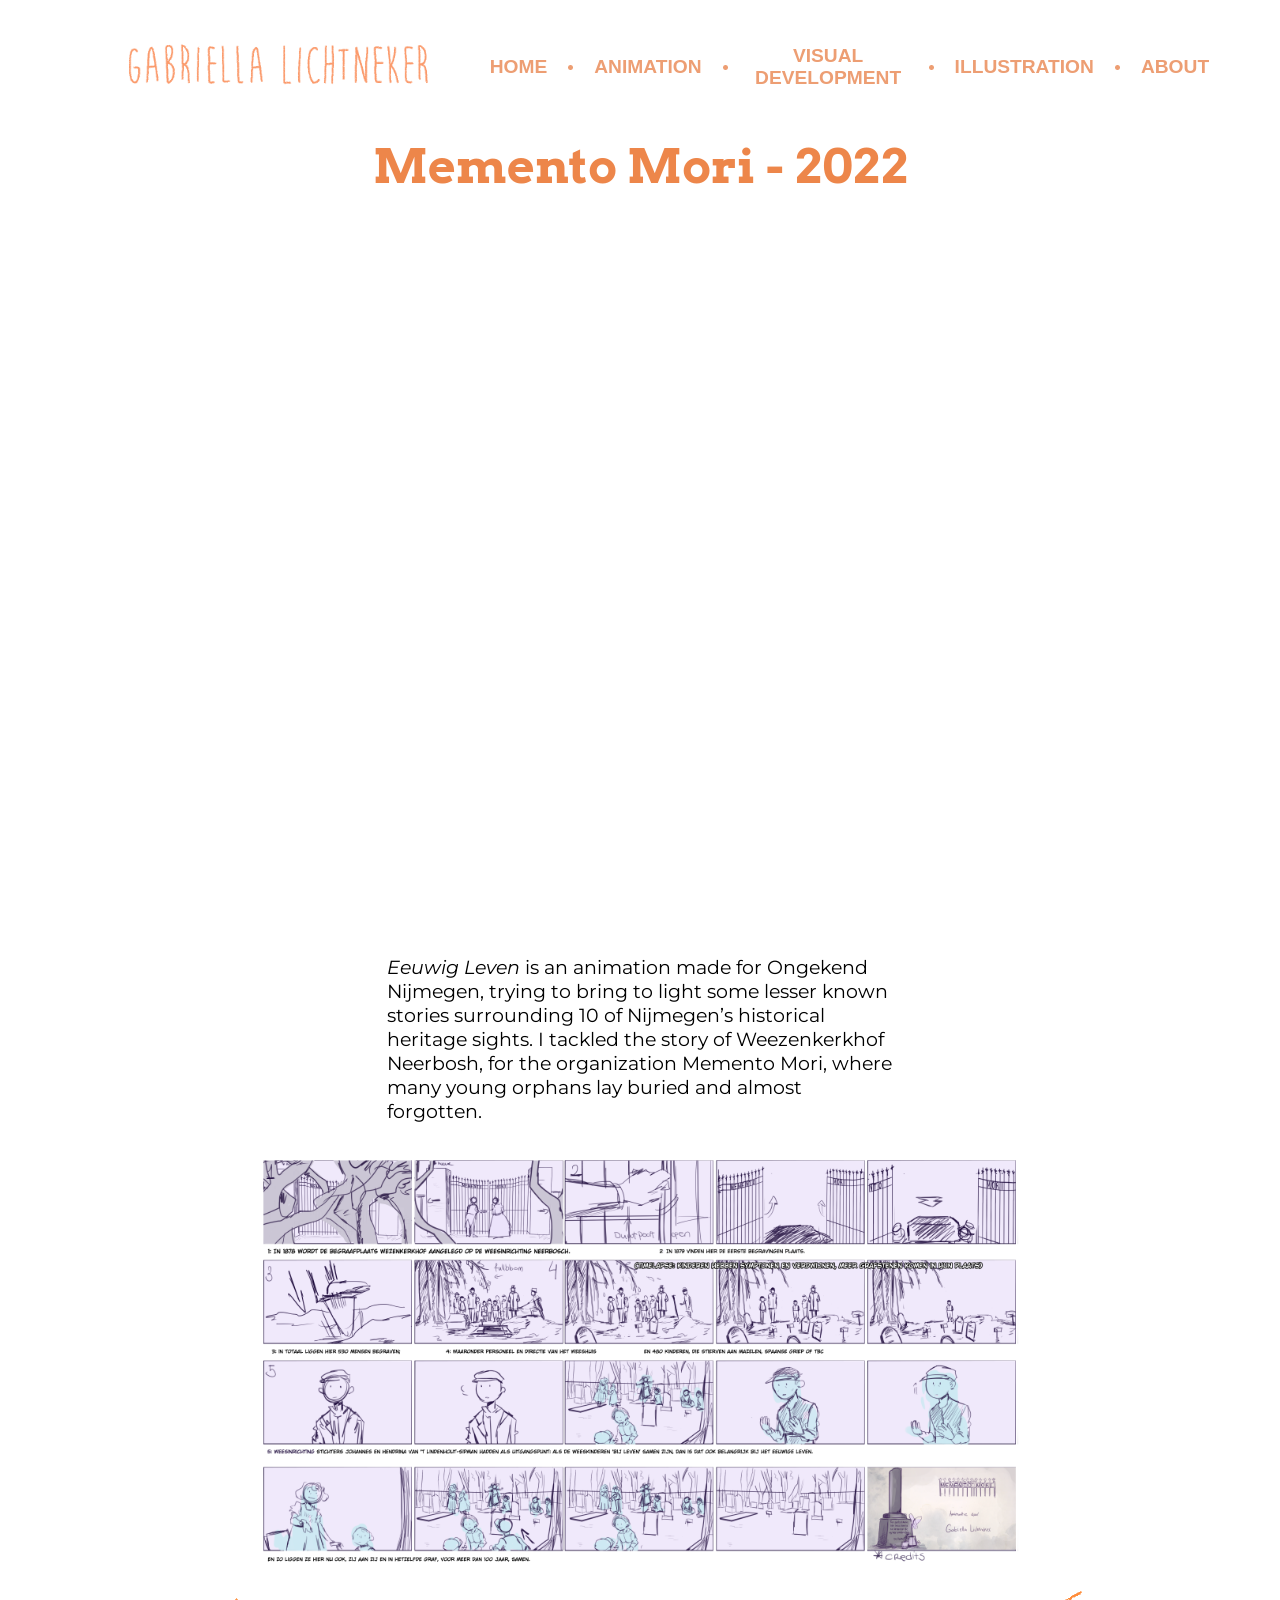
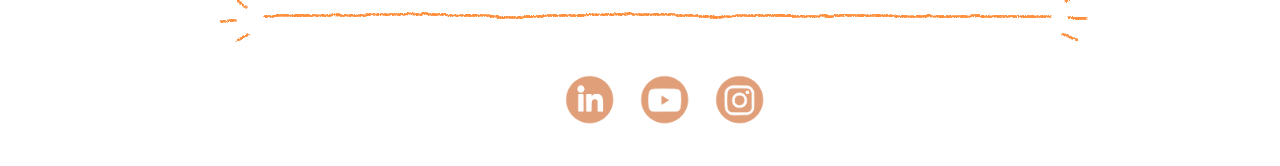
<file: MementoMori.html>
<!DOCTYPE html>
<head>
    <link rel="stylesheet" href="Style.css">
    <link rel="stylesheet" href="Animation-Style.css">

    <link rel="icon" href="Images/tinyme.png">

    <link rel="preconnect" href="https://fonts.googleapis.com">
    <link rel="preconnect" href="https://fonts.gstatic.com" crossorigin>
    <link href="https://fonts.googleapis.com/css2?family=Inter:wght@100..900&display=swap" rel="stylesheet">

    <link rel="preconnect" href="https://fonts.googleapis.com">
    <link rel="preconnect" href="https://fonts.gstatic.com" crossorigin>
    <link href="https://fonts.googleapis.com/css2?family=Arvo:ital,wght@0,400;0,700;1,400;1,700&display=swap" rel="stylesheet">

    <link rel="preconnect" href="https://fonts.googleapis.com">
    <link rel="preconnect" href="https://fonts.gstatic.com" crossorigin>
    <link href="https://fonts.googleapis.com/css2?family=Montserrat:ital,wght@0,100..900;1,100..900&display=swap" rel="stylesheet">
<title>Gabriella Lichtneker</title>

<div class="taskBar">
    <img class="nameSize" src="Images/NAMEbg.gif">      
    
     <!-- buttons for the different pages on the site -->
     <a href="https://gabriellalichtneker.com/index.html">
        <button class="taskbarItem" ><b>HOME</b></button>
    </a>
    <img class="TaskBarDivider" src="Images/Circle.png">     
    <div class="Project-Dropdown">
        <button class="taskbarItem" onclick="window.location.href='Animation.html';"><b>ANIMATION</b></button>
        <div class="Project-Dropdown-Content">
            <a href="DearlyDeparted.html">Dearly Departed</a>
            <a href="Fly.html">Fly</a>
            <a href="Sincerely.html">Sincerely</a>
            <a href="Snip.html">Snip</a>
            <a href="MementoMori.html">Memento Mori</a>
            <a href="Douse.html">Douse</a>
            <a href="Misc.html">Personal Work</a>
        </div>
    </div>
    <img class="TaskBarDivider" src="Images/Circle.png"> 
    <button class="taskbarItem" onclick="window.location.href='Visual-Development.html';"><b>VISUAL DEVELOPMENT</b></button>
    <img class="TaskBarDivider" src="Images/Circle.png"> 
    <button class="taskbarItem" onclick="window.location.href='Illustration.html';"><b>ILLUSTRATION</b></button>
    <img class="TaskBarDivider" src="Images/Circle.png"> 
    <button class="taskbarItem" onclick="window.location.href='AboutPage.html';"><b>ABOUT</b></button>


</div>

<div class="Animation-Grid">
    <h2>Memento Mori - 2022</h2>
</div>

<div class="Animation-Grid">
    <iframe class="video-style" width="1200px" height="700px" src="https://www.youtube.com/embed/MPOFLdG3mHw?si=MlJ-0J-_9n-u6FC5"  title="YouTube video player" frameborder="0" allow="accelerometer; autoplay; clipboard-write; encrypted-media; gyroscope; picture-in-picture; web-share" referrerpolicy="strict-origin-when-cross-origin" allowfullscreen></iframe>
</div>

<div class="Animation-Grid">
    <p>
        <i>Eeuwig Leven</i> is an animation made for Ongekend Nijmegen, trying to bring to light some lesser known stories surrounding 10 of Nijmegen’s historical heritage sights. 
        I tackled the story of Weezenkerkhof Neerbosh, for the organization Memento Mori, where many young orphans lay buried and almost forgotten. 
    </p>

    <img class="Grid-Item" src="Images/MementoMori/sb.png">
</div>

<div class="socials-Divider">
    <img src="Images/wiggle_4.gif" class="divider">
</div>

<div class="socialsBar">
    <a href="https://www.linkedin.com/in/gabriella-lichtneker-340088220/" target="_blank"><img class="taskBarSocials" src="Images/linkedin_2.png" style=" padding-left: 50px;"></a>
    <a href="https://www.youtube.com/@sadmages" target="_blank"><img class="taskBarSocials" src="Images/tubeyou.png"></a>
    <a href="https://www.instagram.com/sadmages/" target="_blank"><img class="taskBarSocials" src="Images/insta.png" ></a>
</div>
</file>
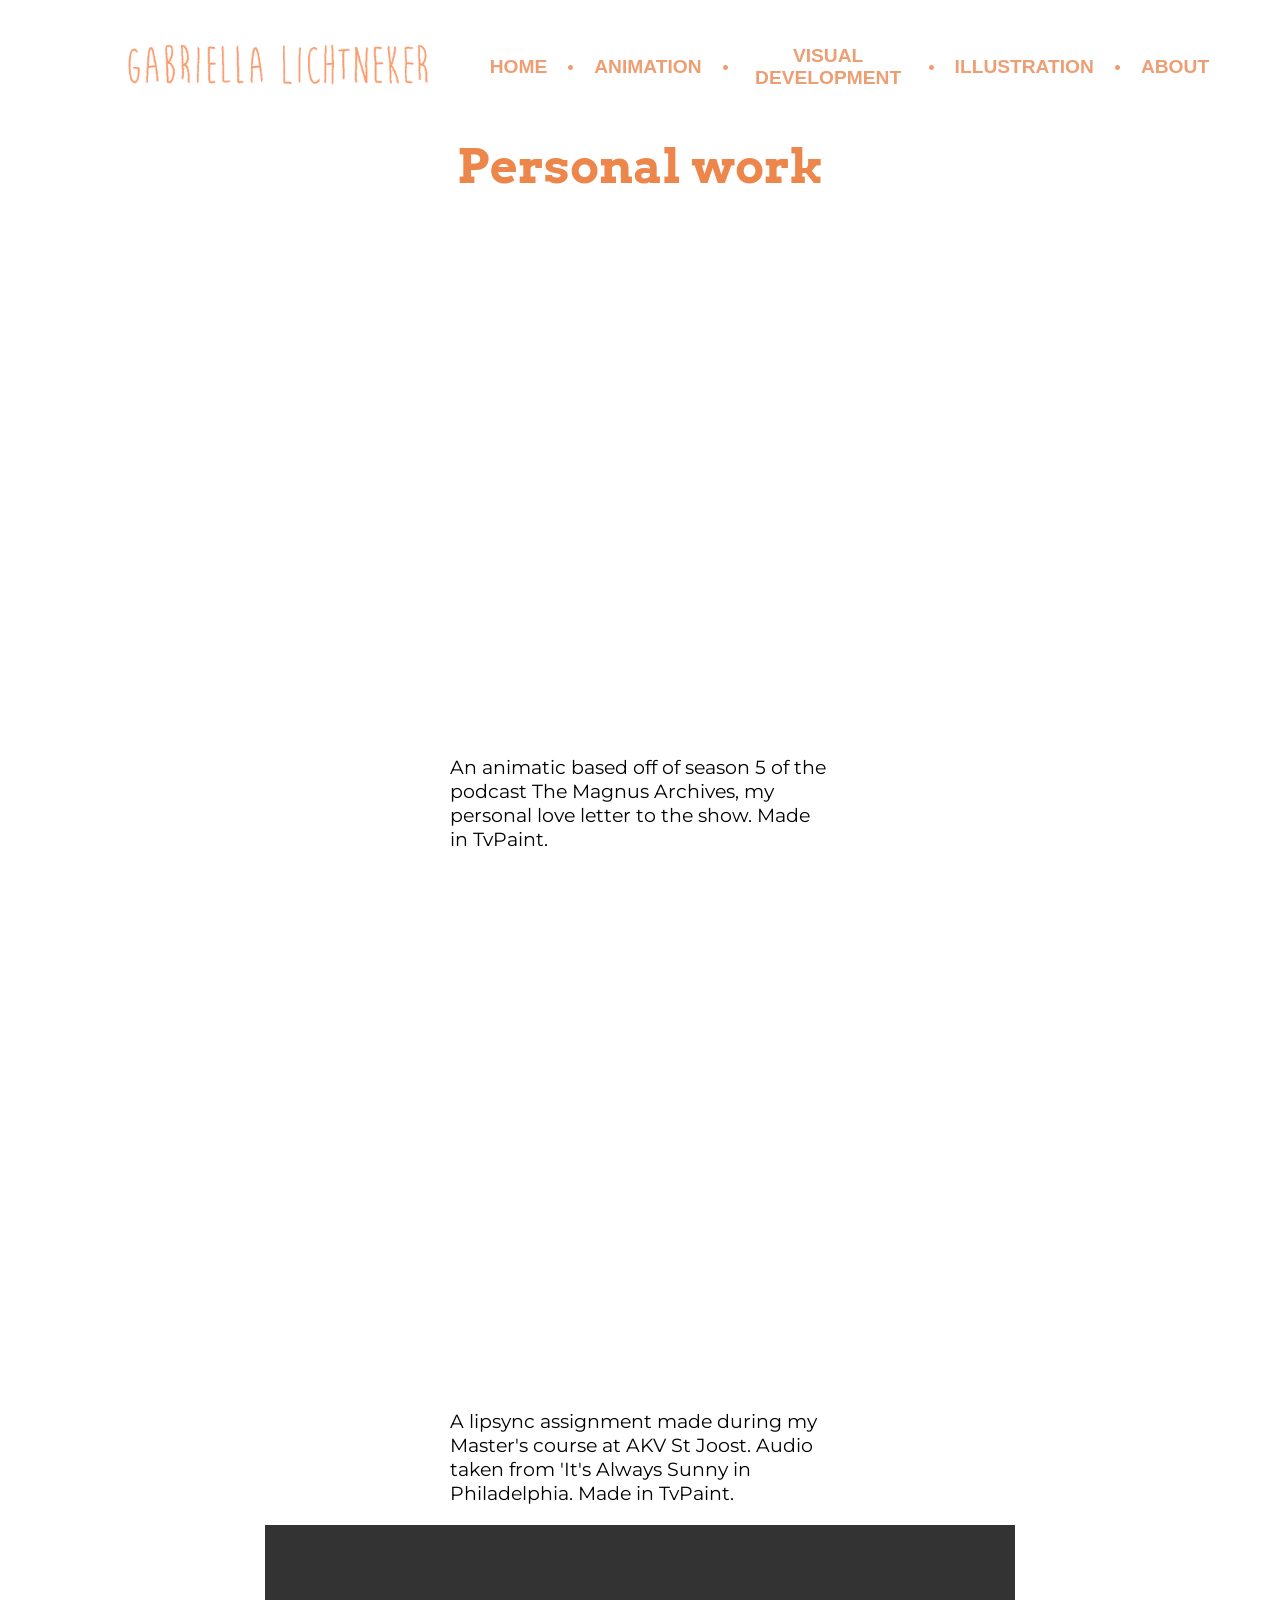
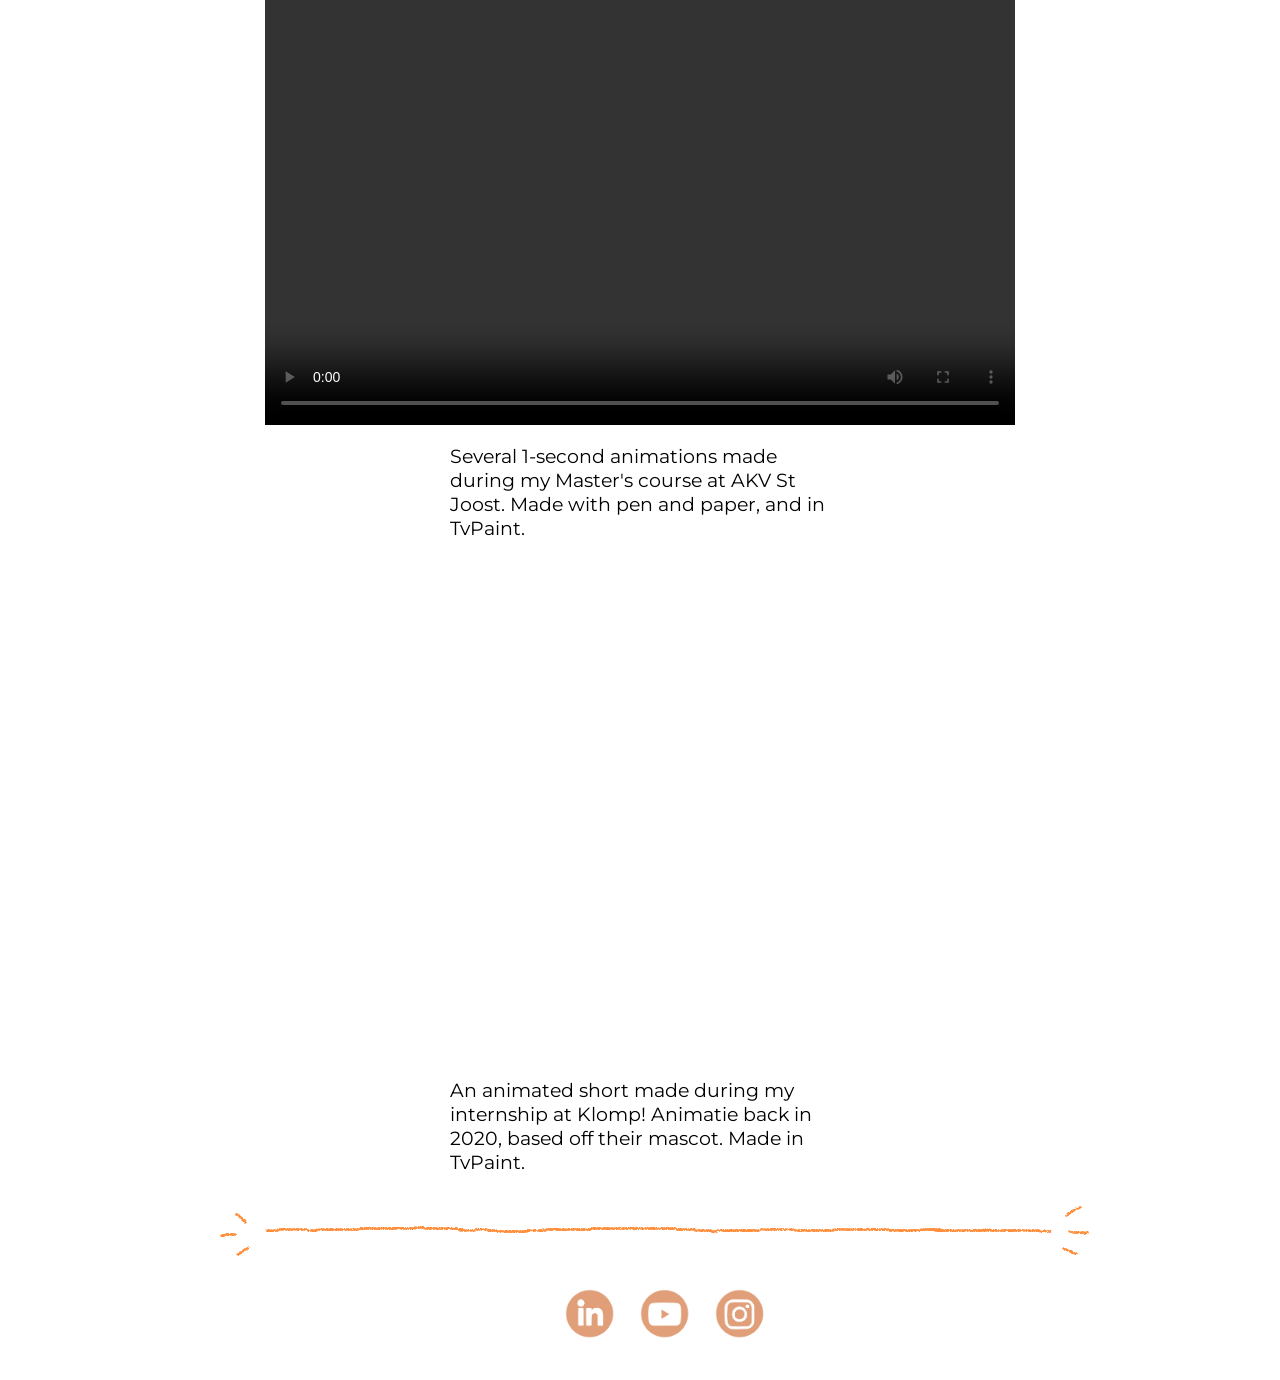
<file: Misc.html>
<!DOCTYPE html>
<head>
    <link rel="stylesheet" href="Style.css">
    <link rel="stylesheet" href="Animation-Style.css">

    <link rel="icon" href="Images/tinyme.png">

    <link rel="preconnect" href="https://fonts.googleapis.com">
    <link rel="preconnect" href="https://fonts.gstatic.com" crossorigin>
    <link href="https://fonts.googleapis.com/css2?family=Inter:wght@100..900&display=swap" rel="stylesheet">

    <link rel="preconnect" href="https://fonts.googleapis.com">
    <link rel="preconnect" href="https://fonts.gstatic.com" crossorigin>
    <link href="https://fonts.googleapis.com/css2?family=Arvo:ital,wght@0,400;0,700;1,400;1,700&display=swap" rel="stylesheet">

    <link rel="preconnect" href="https://fonts.googleapis.com">
    <link rel="preconnect" href="https://fonts.gstatic.com" crossorigin>
    <link href="https://fonts.googleapis.com/css2?family=Montserrat:ital,wght@0,100..900;1,100..900&display=swap" rel="stylesheet">
<title>Gabriella Lichtneker</title>

<div class="taskBar">
    <img class="nameSize" src="Images/NAMEbg.gif">      
    
     <!-- buttons for the different pages on the site -->
     <a href="https://gabriellalichtneker.com/index.html">
        <button class="taskbarItem" ><b>HOME</b></button>
    </a>
    <img class="TaskBarDivider" src="Images/Circle.png">     
    <div class="Project-Dropdown">
        <button class="taskbarItem" onclick="window.location.href='Animation.html';"><b>ANIMATION</b></button>
        <div class="Project-Dropdown-Content">
            <a href="DearlyDeparted.html">Dearly Departed</a>
            <a href="Fly.html">Fly</a>
            <a href="Sincerely.html">Sincerely</a>
            <a href="Snip.html">Snip</a>
            <a href="MementoMori.html">Memento Mori</a>
            <a href="Douse.html">Douse</a>
            <a href="Misc.html">Personal Work</a>
        </div>
    </div>
    <img class="TaskBarDivider" src="Images/Circle.png"> 
    <button class="taskbarItem" onclick="window.location.href='Visual-Development.html';"><b>VISUAL DEVELOPMENT</b></button>
    <img class="TaskBarDivider" src="Images/Circle.png"> 
    <button class="taskbarItem" onclick="window.location.href='Illustration.html';"><b>ILLUSTRATION</b></button>
    <img class="TaskBarDivider" src="Images/Circle.png"> 
    <button class="taskbarItem" onclick="window.location.href='AboutPage.html';"><b>ABOUT</b></button>
</div>

<div class="Animation-Grid">
    <h2>Personal work</h2>
</div>


<div class="Animation-Grid">

    <iframe  width="750px" height="500px" src="https://www.youtube.com/embed/U2FksmRE9B0?si=YMFuW8XL-BBmDoXQ" title="YouTube video player" frameborder="0" allow="accelerometer; autoplay; clipboard-write; encrypted-media; gyroscope; picture-in-picture; web-share" referrerpolicy="strict-origin-when-cross-origin" allowfullscreen></iframe>
  
</div>

<div class="Animation-Grid" style="padding-bottom: 20px;">
    <p style="max-width: 30%;">
        An animatic based off of season 5 of the podcast The Magnus Archives, my personal love letter to the show. Made in TvPaint.
    </p>
</div>
      
<div class="Animation-Grid">
    <iframe width="750px" height="500px" src="https://www.youtube.com/embed/XuQJT5NP484?si=OJK9Jkw3D3uUCj13" title="YouTube video player" frameborder="0" allow="accelerometer; autoplay; clipboard-write; encrypted-media; gyroscope; picture-in-picture; web-share" referrerpolicy="strict-origin-when-cross-origin" allowfullscreen></iframe>
</div>

<div class="Animation-Grid">
    <p style="max-width: 30%;">
        A lipsync assignment made during my Master's course at AKV St Joost. Audio taken from 'It's Always Sunny in Philadelphia. Made in TvPaint.
    </p>
</div>

<div class="Animation-Grid">
    <video controls autoplay loop width="750px" height="500px">
        <source src="Images/Misc/compilation.mp4">
    </video>
    
</div>

<div class="Animation-Grid">
    <p style="max-width: 30%;">
        Several 1-second animations made during my Master's course at AKV St Joost. Made with pen and paper, and in TvPaint.
    </p>
</div>

<div class="Animation-Grid">
    <iframe title="vimeo-player" src="https://player.vimeo.com/video/574929889?h=fa24e7dbdb" width="750px" height="500px" frameborder="0" allowfullscreen></iframe>
</div>

<div class="Animation-Grid">
    <p style="max-width: 30%;">
        An animated short made during my internship at Klomp! Animatie back in 2020, based off their mascot. Made in TvPaint.        
    </p>
</div>

<div class="socials-Divider">
    <img src="Images/wiggle_4.gif" class="divider">
</div>

<div class="socialsBar">
    <a href="https://www.linkedin.com/in/gabriella-lichtneker-340088220/" target="_blank"><img class="taskBarSocials" src="Images/linkedin_2.png" style=" padding-left: 50px;"></a>
    <a href="https://www.youtube.com/@sadmages" target="_blank"><img class="taskBarSocials" src="Images/tubeyou.png"></a>
    <a href="https://www.instagram.com/sadmages/" target="_blank"><img class="taskBarSocials" src="Images/insta.png" ></a>
</div>
</file>
<file: Style.css>
body{
    font-family: "Inter", sans-serif;
    background-color: #ffffff;
}

p{
    font-family: "Montserrat","Inter","Arial", "Helvetica", "sans-serif";
    max-width:40%;
    font-size: 1.2rem;
}

h1{
    font-size: 3rem;
    color: #ed864a;
    text-shadow: 2px 0 #ffffff, -2px 0 #ffffff, 0 2px #ffffff, 0 -2px #ffffff,
    1px 1px #ffffff, -1px -1px #ffffff, 1px -1px #ffffff, -1px 1px #ffffff;
}

h2{
    font-family:"Arvo","Arial", "Helvetica", "sans-serif";

    text-align: center;
    font-size: 3rem;
    color: #ed864a;
}

.taskBar{
    display: flex;
    flex-direction: row;
    flex-flow: nowrap;
    align-items:center;
    justify-content: center;

    max-width: 91%;
    margin-inline: auto;
    margin-top: -25px;

    z-index: 3;
    top: 0px;
    position:sticky;

    background-color: #ffff;
}

.socialsBar{
    display: flex;
    flex-direction: row;
    justify-content: center;
    gap: 25px;
}

.socials-Divider{
    max-width: fit-content;
    margin-inline: auto;
}

.divider{
    max-width: fit-content;
}

/*size of the animated gif on the top bar*/
.nameSize{
   min-width: 380px;
   max-height: 159px;

   margin-right: auto;
}

.taskbarItem{
    background: none;
    border: none;
    padding-top: 20px;

    color: #ED9E73;
    font-size: 1.2rem;
}

.taskbarItem:hover{
text-decoration: underline;
}

.TaskBarDivider{
    height: 5px;
    padding-left: 15px;
    padding-right: 15px;
    padding-top: 20px;
}

.taskBarSocials{
    height: 50px;
    width: 50px;

    padding-top: 20px;
    margin-bottom: 20px;
}

.Project-Dropdown{
    position: relative;
    display: inline-block;
}

.Project-Dropdown-Content{
    display: none;
    position:absolute;
    
    box-shadow: 0px 8px 16px 0px rgba(0,0,0,0.2);
    background-color: #ffffff;
    min-width: 160px;
    z-index: 1;
}

.Project-Dropdown-Content a:hover{
    color: #ffd1b8;
}


.Project-Dropdown-Content a{
    padding: 12px, 16px;

    display: block;
    color: #ED9E73;

    text-decoration: none;
    
    border-style: solid;
    border-width: 1px;
    text-align: center;
}

a:visited{
    color:#ED9E73;
}

.Project-Dropdown:hover .Project-Dropdown-Content{display: block;}

.ShowreelContainer{
    background-color: #ffffff;
    display: flex;
    justify-content: center;
    align-items: center;
    margin-top: -50px;
}

.AnimationsContainer{
    max-width: 100%;
    max-height: 100%;

    margin-top: 75px;
    order: 3;

    display: flex;
    flex-wrap: wrap;

    align-items: start;
    justify-content: center;
    gap: 25px;    
}

.AnimationItem{
    min-width: 500px;
    height: 275px;

    background-color:#84848488 ;
    border-color: #ffffff;

    position: relative;
    z-index: 2;
}

@media (max-width: 1250px) {

    .Project-Dropdown:hover .Project-Dropdown-Content{display: none;}

    p{
        max-width: 85%;
        font-size: 2rem;
    }

    h2{
        font-size: 3.5rem;
    }

    .taskBar{
        flex-flow: wrap;
        position: relative;
    }
    
    .taskbarItem{
        font-size:  2rem;
    }

    .nameSize{
        min-width: 480px;
        max-height: 259px;
     
        margin-right: auto;
    }

    .divider{
        max-width: 600px;
    }
}

@media (max-width: 850px) {

    .Project-Dropdown:hover .Project-Dropdown-Content{display: none;}

    .taskBar{
        flex-flow: wrap;
        position: relative;
    }

    .taskbarItem{
        font-size: 1rem;
        padding-top: 5px;
    }

    .nameSize{
        margin-top: 10px;
        min-width: 310px;
        max-height: 259px;
     
        margin-right: auto;
    }

    .divider{
        max-width: 400px;
    }

    .AnimationItem{
        min-width: 320px;
        height: 175px;
    }

    .taskbarItem{
        font-size: .80rem;
    }

    .TaskBarDivider{
        height: 2px;
        padding-left: 4px;
        padding-right: 4px;
        padding-top: 5px;
    }

    p{
        max-width: 85%;
        font-size: 1.5rem;
    }

    h2{
        font-size: 3rem;
    }
}

@media (max-width: 360px) {
    .divider{
        max-width: 350px;
    }

}

.AnimationItem:hover{
    background-color:#848484bd ;
}

.grid-Wrapper > div{
    display: flex;
    justify-content: center;
    align-items: center;
}

.grid-Wrapper > div >.IllustrationItem{
    min-width: 100%;
    min-height: 100%;

    object-fit:cover;
    border-radius: 5px;

}

.grid-Wrapper{
    display: grid;
    grid-gap: 10px;
    grid-template-columns:repeat(auto, minmax(500px));  
    grid-auto-rows: 100%;

    grid-auto-flow: column;

    padding-right: 100px;
    padding-left: 100px;
    padding-bottom: 10px;
}

.grid-Wrapper .wide{
    grid-column: span 2;
}

.grid-Wrapper .tall{
    grid-row: span 2;
}

.grid-Wrapper .big{
    grid-column: span 2;
    grid-row: span 2;
} 

.IllustrationItem{
    max-width: 100%;
    height: 100%;

    vertical-align: middle;
}
</file>
<file: AboutPage-Style.css>
.About-grid{
    display: flex;
    max-width: 100%;
    flex-wrap: wrap;
    flex-direction: row;

    justify-content: center;
    align-items: left;
    
    gap: 100px;
    flex-grow: auto;
    padding-top: 50px;
}

.grid-Item{
    height: auto;
}

.outer-Grid{
    display: flex;
    flex-direction: row;
    flex-wrap: wrap;

    margin-bottom: 100px;
}

.Experience-Grid{
    max-width: 80%;
    display: flex;
    flex-direction:column;
    flex-wrap: wrap;

    flex-basis: auto;

    margin-inline: auto;
    margin-left: 300px;
    align-items: baseline;

    gap: 25px;
    margin-bottom: 50px;
}

.Grid-Item{
    max-width: 50%;
    height: auto;
}

p{
    font-size: 1.5rem;
}

p2{
    font-size: .8rem;
}

p3{
    font-size: 1rem;
}

@media (max-width: 1250px) {
    .Experience-Grid{
        max-width: 80%;
        display: flex;
        flex-direction:column;
        flex-wrap: wrap;

        flex-basis: auto;
        align-items: center;

        margin-inline: auto;

        gap: 25px;
    }
}

@media (max-width: 800px) {

    .About-grid{
        display: flex;
        max-width: 100%;
        flex-wrap: wrap;
        flex-direction: column;
        justify-content: center;
        align-items: center;
        flex-grow: auto;
        gap: 20px;
    }

    .Experience-Grid{
        max-width: 80%;
        display: flex;
        flex-direction:column;
        flex-wrap: wrap;

        flex-basis: auto;
        align-items: center;

        margin-inline: auto;

        gap: 25px;
    }
}
</file>
<file: Animation-Style.css>
.Animation-Grid{
    max-width: 100%;
    display: flex;
    flex-wrap: wrap;
    justify-content: center;
    flex-basis: auto;
    gap: 10px;
}

.Grid-Item{
    max-width: 60%;
    height: auto;
}

.Grid-Item-1{
    max-width: 45%;
}

.video-size{
    width: 1200px;
    height: auto;
}

@media (min-width: 760px) {
    .video-size{
        width: 1200px;
        height: 700px;
    }
}
</file>
